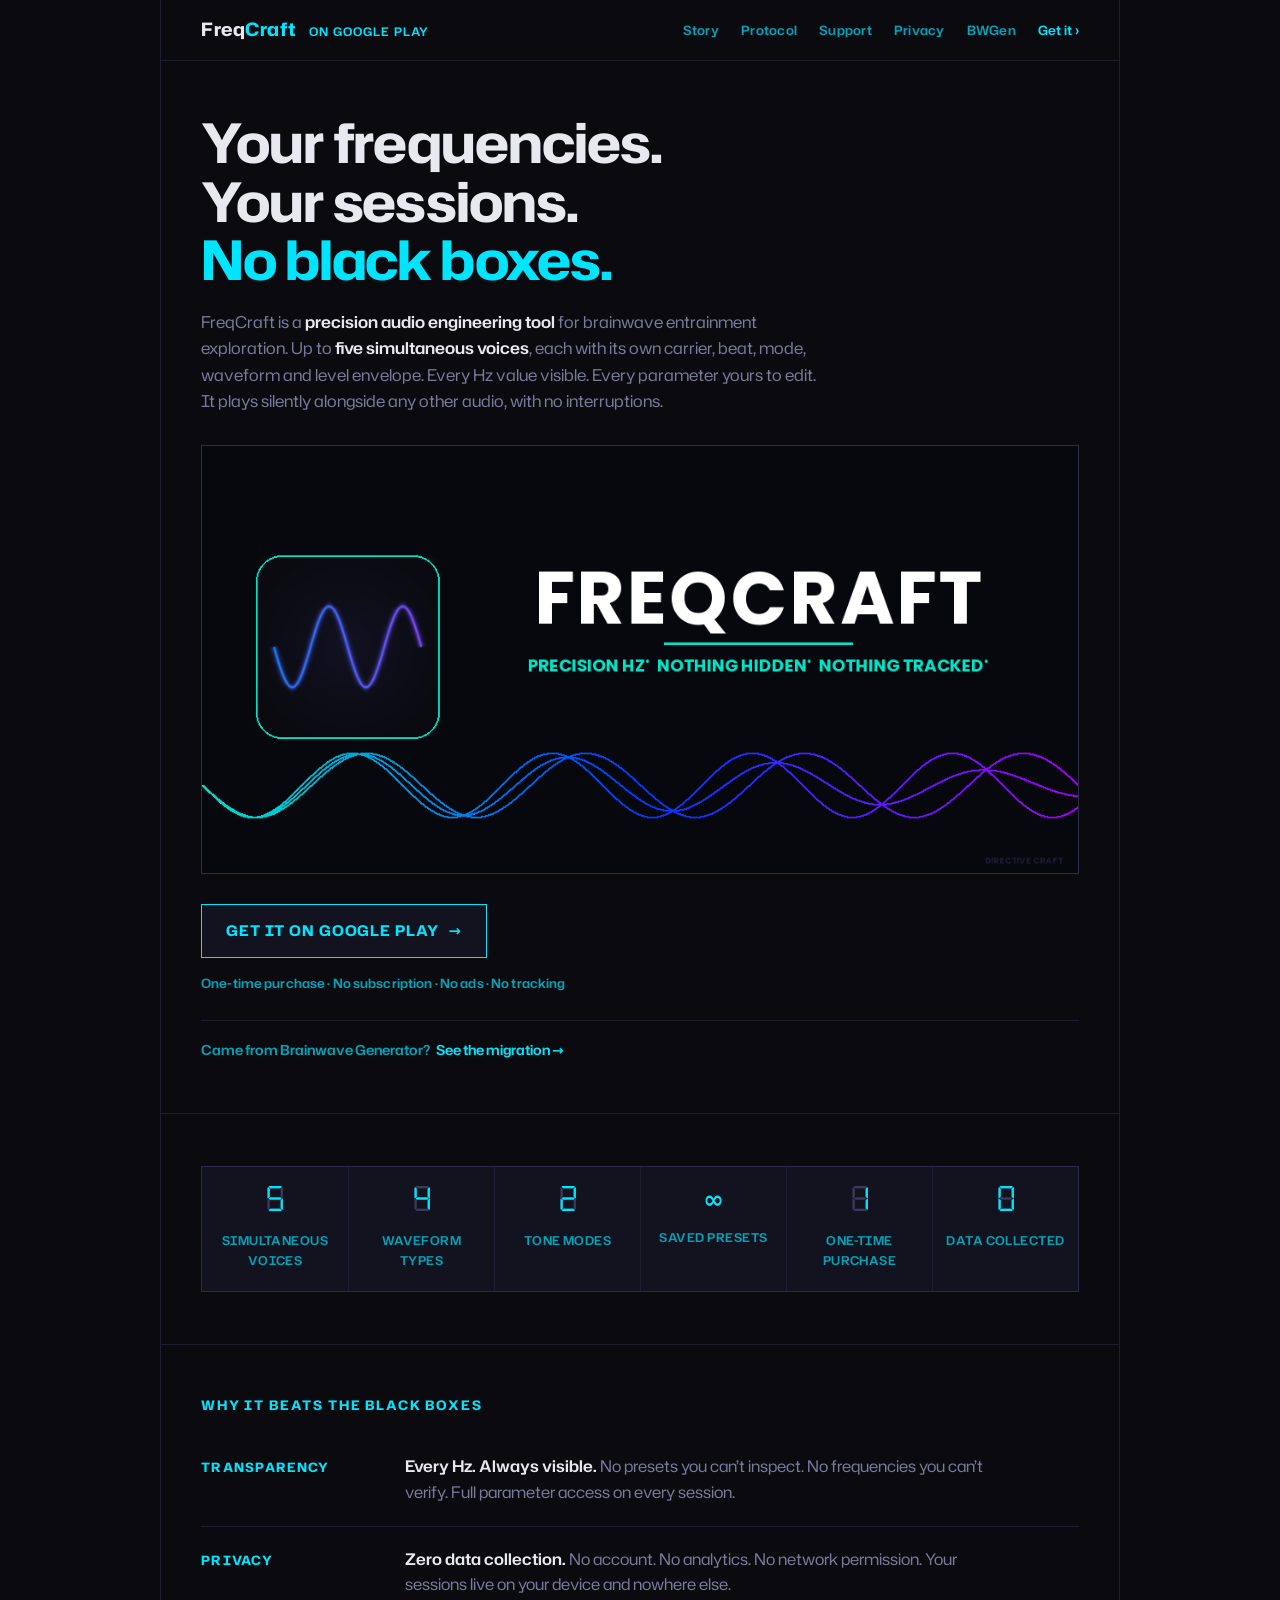
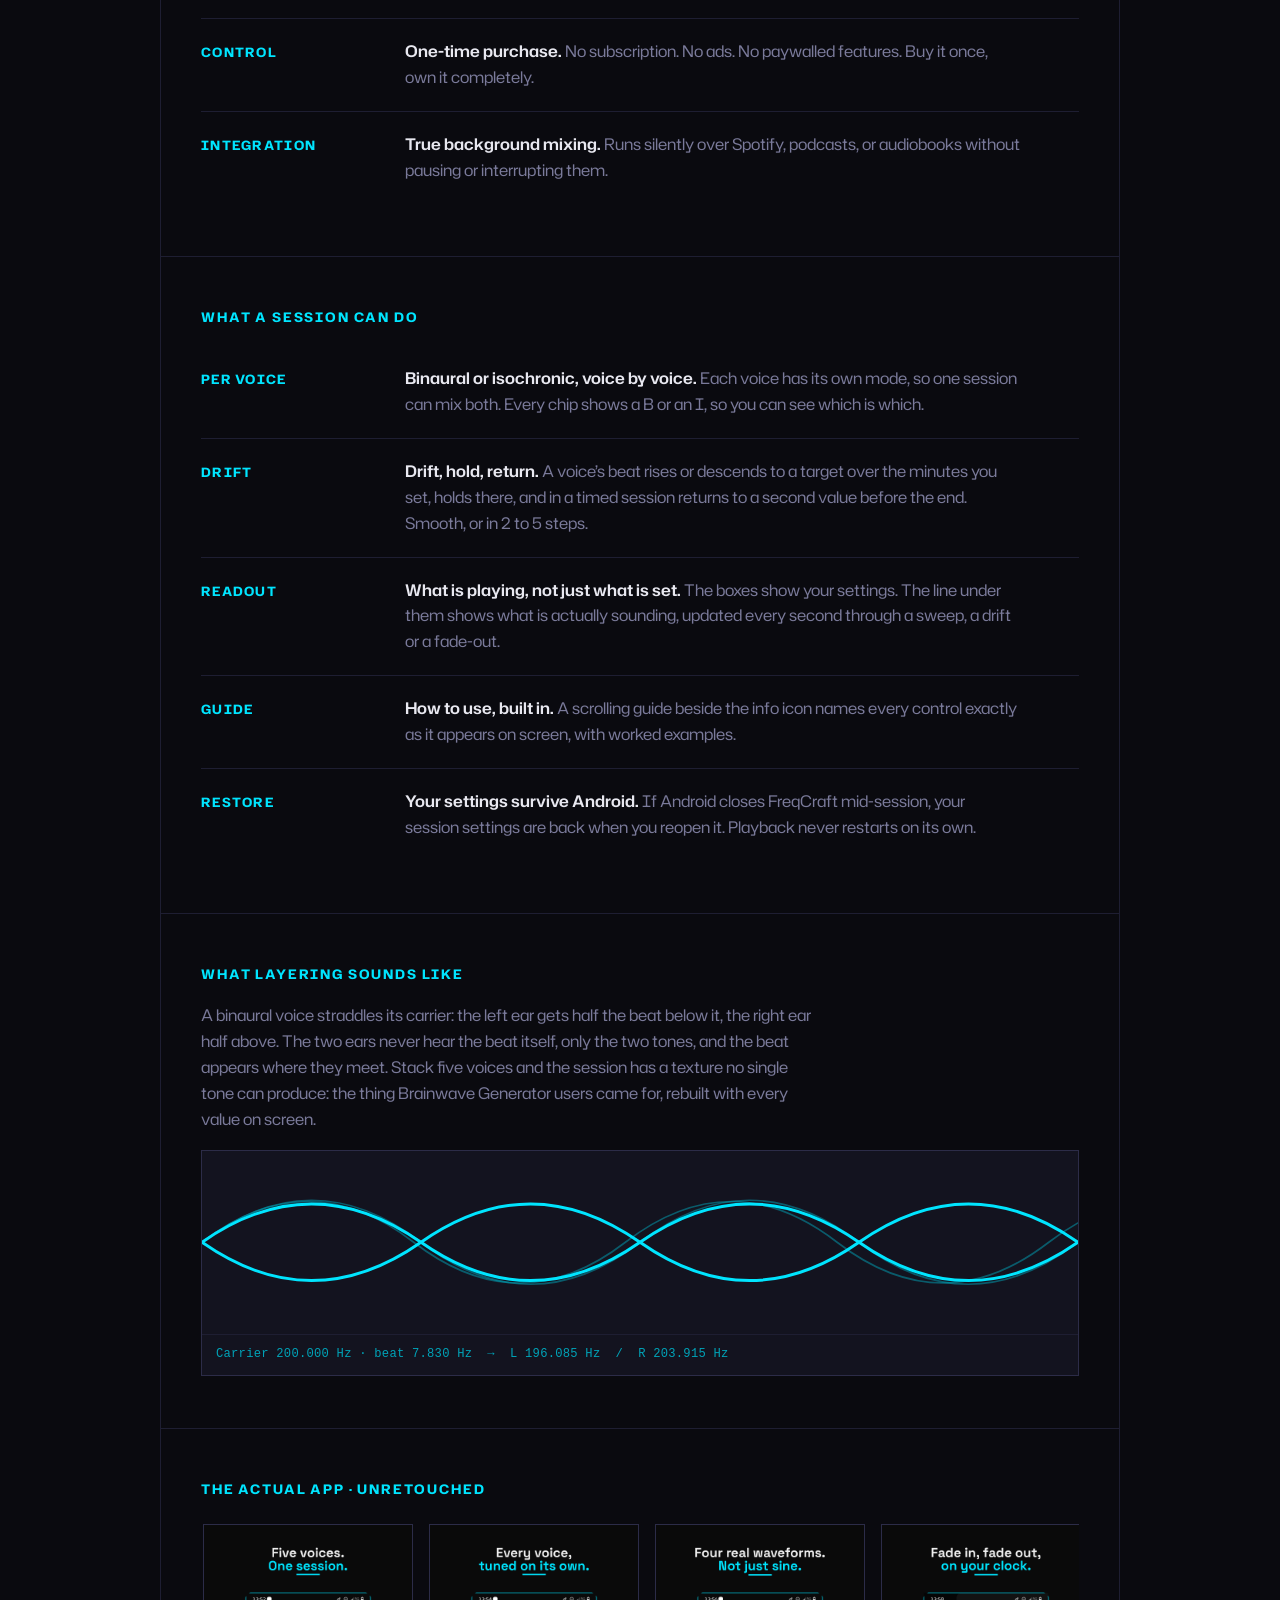
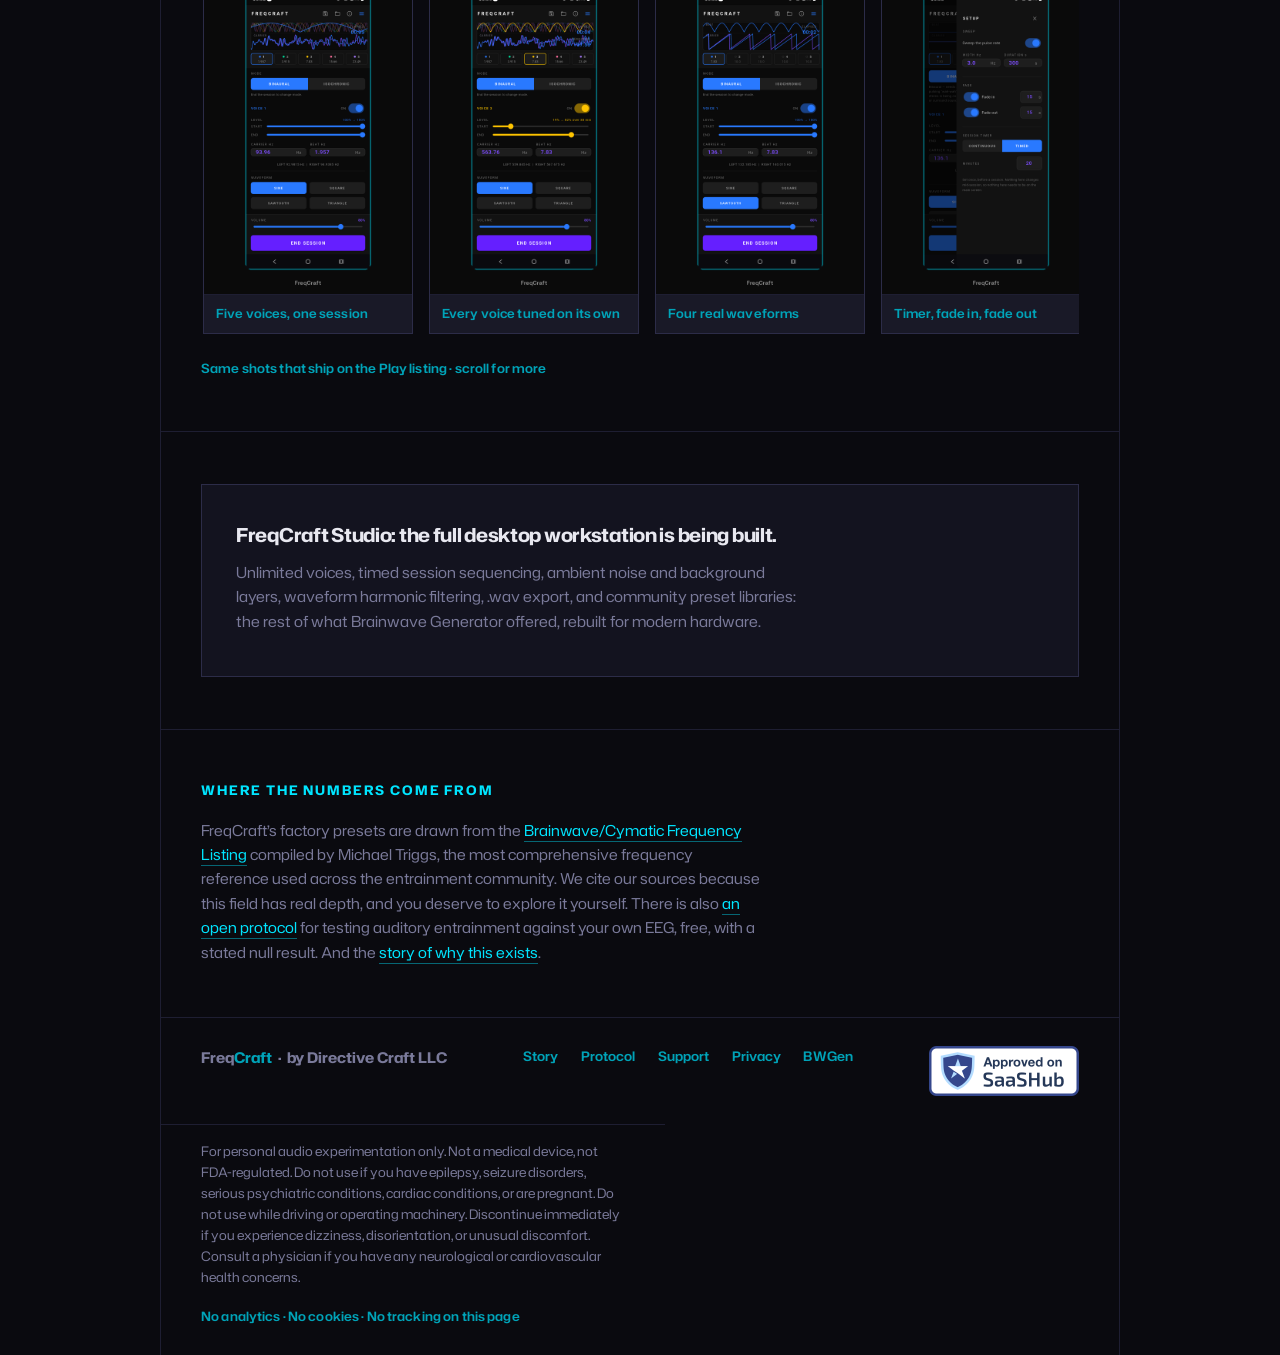
<file: index.html>
<!DOCTYPE html>
<html lang="en">
<head>
  <meta charset="UTF-8" />
  <meta name="viewport" content="width=device-width, initial-scale=1.0" />
  <title>FreqCraft — Precision Brainwave Entrainment for Android</title>
  <meta name="description" content="FreqCraft: a precision binaural beats and isochronic tones generator for Android. Five simultaneous voices. Every Hz visible. No subscriptions or tracking." />
  <meta property="og:type" content="website" />
  <meta property="og:url" content="https://www.freqcraft.app/" />
  <meta property="og:title" content="FreqCraft — Precision Brainwave Entrainment for Android" />
  <meta property="og:description" content="Precision binaural beats and isochronic tones. Five simultaneous voices. Every Hz visible. No subscriptions. No tracking." />
  <meta property="og:image" content="https://www.freqcraft.app/assets/feature_graphic.png" />
  <meta name="twitter:card" content="summary_large_image" />
  <meta name="twitter:image" content="https://www.freqcraft.app/assets/feature_graphic.png" />
  <link rel="icon" href="/favicon.ico" sizes="any" />
  <link rel="icon" type="image/png" sizes="32x32" href="/assets/favicon-32.png" />
  <link rel="apple-touch-icon" href="/assets/apple-touch-icon.png" />
  <link rel="stylesheet" href="assets/fonts.css" />
  <style>
    *, *::before, *::after { box-sizing: border-box; margin: 0; padding: 0; }

    :root {
      --ground:    #0A0A0F;
      --panel:     #13131F;
      --panel-2:   #191927;
      --rule:      #1E1E32;
      --rule-lit:  #2C2C48;
      --lit:       #00E5FF;
      --lit-dim:   #00A3B8;
      --ghost:     #3A3A5A;
      --live:      #00E5FF;
      --alert:     #FF6152;
      --prose:     #E8E8F0;
      --prose-dim: #7A7A9A;

      --seg7:  'DSEG7', ui-monospace, monospace;
      --seg14: 'DSEG14', ui-monospace, monospace;
      --ui:    'Hubot Sans', system-ui, -apple-system, 'Segoe UI', Roboto, sans-serif;
      --mono:  ui-monospace, 'SF Mono', 'JetBrains Mono', Menlo, Consolas, monospace;

      --wide: 60rem;
      --pad: clamp(18px, 5vw, 40px);
    }

    html { scroll-behavior: smooth; -webkit-text-size-adjust: 100%; }

    body {
      background: var(--ground);
      color: var(--prose);
      font-family: var(--ui);
      font-size: 16px;
      line-height: 1.62;
      min-height: 100vh;
      -webkit-font-smoothing: antialiased;
      overflow-x: hidden;
    }

    ::selection { background: var(--lit); color: #0A0A0F; }
    :focus-visible { outline: 2px solid var(--live); outline-offset: 2px; }
    * { scrollbar-color: var(--rule-lit) var(--ground); }
    ::-webkit-scrollbar { width: 12px; height: 12px; }
    ::-webkit-scrollbar-track { background: var(--panel); }
    ::-webkit-scrollbar-thumb { background: var(--rule-lit); border: 3px solid var(--panel); }

    a { color: var(--live); text-decoration: none; border-bottom: 1px solid color-mix(in srgb, var(--live) 42%, transparent); transition: border-color 0.15s; }
    a:hover { border-bottom-color: var(--live); }

    /* ── LIT LABEL — a panel header, legible ──────────── */
    .lit {
      font-family: var(--ui);
      font-weight: 700;
      font-size: 0.82rem;
      letter-spacing: 0.14em;
      text-transform: uppercase;
      color: var(--lit);
      line-height: 1.3;
    }
    .lit.dim { color: var(--lit-dim); font-weight: 600; }

    /* ── SEGMENT READOUT — numbers only ──────────────── */
    .seg7 { font-family: var(--seg7); color: var(--lit); font-variant-numeric: tabular-nums; position: relative; white-space: nowrap; display: inline-block; }
    .seg7[data-g]::before { content: attr(data-g); position: absolute; left: 0; top: 0; color: var(--ghost); z-index: 0; pointer-events: none; }
    .seg7 .v { position: relative; z-index: 1; }

    /* ── SHELL ──────────────────────────────────────── */
    .rack { max-width: var(--wide); margin: 0 auto; border-left: 1px solid var(--rule); border-right: 1px solid var(--rule); }
    .bay { padding: clamp(30px, 5vw, 52px) var(--pad); border-top: 1px solid var(--rule); }
    main.rack > .bay:first-child { border-top: 0; }
    .measure { max-width: 56ch; }

    /* ── HEADER ─────────────────────────────────────── */
    .topbar {
      display: flex; align-items: center; justify-content: space-between;
      gap: 12px 24px; padding: 15px var(--pad); border-bottom: 1px solid var(--rule); flex-wrap: wrap;
    }
    .brand { display: flex; align-items: baseline; gap: 12px; text-decoration: none; border: 0; }
    .brand .mark { font-family: var(--ui); font-weight: 700; font-size: 1.15rem; letter-spacing: 0.03em; color: var(--prose); }
    .brand .mark b { color: var(--lit); }
    .brand .st { font-family: var(--ui); font-weight: 600; font-size: 0.74rem; color: var(--live); letter-spacing: 0.1em; text-transform: uppercase; }
    .topnav { display: flex; gap: 22px; align-items: center; flex-wrap: wrap; }
    .topnav a {
      font-family: var(--ui); font-weight: 600; font-size: 0.8rem; letter-spacing: 0.02em;
      color: var(--lit-dim); border: 0;
    }
    .topnav a:hover { color: var(--lit); }
    .topnav a.play { color: var(--live); }


    /* ── HERO ───────────────────────────────────────── */
    h1 {
      font-family: var(--ui); font-size: clamp(2.1rem, 6vw, 3.4rem); font-weight: 700;
      line-height: 1.08; letter-spacing: -0.02em; color: var(--prose);
      max-width: 16ch; margin-bottom: 20px; text-wrap: balance;
    }
    h1 em { font-style: normal; color: var(--lit); }
    .hero-sub { color: var(--prose-dim); max-width: 56ch; margin-bottom: 30px; font-size: 1.02rem; }
    .hero-sub strong { color: var(--prose); font-weight: 600; }

    /* ── FEATURE GRAPHIC ───────────────────────────── */
    .fg { margin: 4px 0 30px; border: 1px solid var(--rule-lit); background: var(--panel); line-height: 0; }
    .fg img { display: block; width: 100%; height: auto; }

    /* ── ACTIONS ────────────────────────────────────── */
    .cta {
      display: inline-flex; align-items: center; gap: 10px;
      font-family: var(--ui); font-weight: 700; font-size: 0.92rem; letter-spacing: 0.06em; text-transform: uppercase;
      color: var(--live); background: var(--panel); border: 1px solid var(--live); padding: 14px 24px; text-decoration: none;
    }
    .cta:hover { background: color-mix(in srgb, var(--live) 12%, var(--panel)); }
    .cta .arr { transition: transform 0.15s; }
    .cta:hover .arr { transform: translateX(3px); }
    .price { font-family: var(--ui); font-weight: 600; font-size: 0.8rem; letter-spacing: 0.01em; color: var(--lit-dim); margin-top: 15px; }
    .xref { margin-top: 26px; padding-top: 18px; border-top: 1px solid var(--rule); font-family: var(--ui); font-weight: 600; font-size: 0.86rem; color: var(--lit-dim); }
    .xref a { font-family: var(--ui); color: var(--lit); border: 0; }
    .xref a:hover { color: var(--live); }

    /* ── SPEC ROW ───────────────────────────────────── */
    .specs { display: grid; grid-template-columns: repeat(6, 1fr); background: var(--panel); border: 1px solid var(--rule-lit); }
    .spec { padding: 20px 10px; border-left: 1px solid var(--rule); text-align: center; }
    .spec:first-child { border-left: 0; }
    .spec .sv { font-family: var(--seg7); font-size: 1.55rem; color: var(--lit); position: relative; display: inline-block; line-height: 1; }
    .spec .sv::before { content: "8"; position: absolute; inset: 0; color: var(--ghost); z-index: 0; }
    .spec .sv .v { position: relative; z-index: 1; }
    .spec .sv.inf { font-family: var(--ui); font-weight: 700; }
    .spec .sv.inf::before { content: none; }
    .spec .sk { display: block; font-family: var(--ui); font-weight: 600; font-size: 0.76rem; color: var(--lit-dim); letter-spacing: 0.04em; text-transform: uppercase; margin-top: 12px; }

    /* ── FEATURE ROWS ───────────────────────────────── */
    h2 { font-family: var(--ui); font-size: clamp(1.3rem, 3.2vw, 1.7rem); font-weight: 700; letter-spacing: -0.015em; color: var(--prose); margin-bottom: 6px; }
    .bay > .lit { display: block; margin-bottom: 20px; }
    .feat { display: grid; grid-template-columns: 11rem 1fr; gap: 14px 28px; padding: 20px 0; border-top: 1px solid var(--rule); }
    .feat:first-of-type { border-top: 0; }
    .feat .ft { font-family: var(--ui); font-weight: 700; font-size: 0.8rem; color: var(--lit); letter-spacing: 0.1em; text-transform: uppercase; padding-top: 3px; }
    .feat .fb { color: var(--prose-dim); max-width: 56ch; }
    .feat .fb strong { color: var(--prose); font-weight: 600; }

    /* ── PLATES ─────────────────────────────────────── */
    .plates { display: flex; gap: 16px; overflow-x: auto; padding: 6px 2px 16px; scroll-snap-type: x mandatory; }
    .plate { flex: 0 0 auto; width: 210px; scroll-snap-align: center; border: 1px solid var(--rule-lit); background: var(--panel-2); line-height: 0; }
    .plate img { display: block; width: 100%; height: auto; }
    .plate figcaption { line-height: 1.4; padding: 10px 12px; border-top: 1px solid var(--rule); font-family: var(--ui); font-weight: 600; font-size: 0.78rem; color: var(--lit-dim); letter-spacing: 0.01em; }
    .note { font-family: var(--ui); font-weight: 600; font-size: 0.8rem; color: var(--lit-dim); letter-spacing: 0.01em; margin-top: 8px; }
    @media (max-width: 560px) { .plate { width: 170px; } }

    /* ── SCOPE ──────────────────────────────────────── */
    .scope { border: 1px solid var(--rule-lit); background: var(--panel); margin-top: 8px; }
    .scope svg { display: block; width: 100%; height: auto; }
    .scope figcaption { padding: 10px 14px; border-top: 1px solid var(--rule); font-family: var(--mono); font-size: 0.76rem; color: var(--lit-dim); letter-spacing: 0.02em; }

    /* ── STUDIO ─────────────────────────────────────── */
    .studio { background: var(--panel); border: 1px solid var(--rule-lit); padding: clamp(22px, 4vw, 34px); }
    .studio h2 { font-size: 1.2rem; margin-bottom: 10px; }
    .studio p { color: var(--prose-dim); max-width: 56ch; margin-bottom: 8px; font-size: 0.95rem; }

    .cite { color: var(--prose-dim); font-size: 0.94rem; max-width: 56ch; }
    .cite strong { color: var(--prose); font-weight: 600; }

    /* ── FOOTER ─────────────────────────────────────── */
    .foot { padding: 28px var(--pad); display: flex; flex-wrap: wrap; gap: 20px 32px; justify-content: space-between; align-items: flex-start; border-top: 1px solid var(--rule); }
    .foot .fm { font-family: var(--ui); font-weight: 700; font-size: 0.92rem; color: var(--prose-dim); }
    .foot .fm b { color: var(--lit-dim); }
    .foot nav { display: flex; flex-wrap: wrap; gap: 10px 22px; }
    .foot nav a { font-family: var(--ui); font-weight: 600; font-size: 0.82rem; color: var(--lit-dim); letter-spacing: 0.01em; border: 0; }
    .foot nav a:hover { color: var(--lit); }
    .foot .badge { border: 0; line-height: 0; }
    .foot .badge img { display: block; }
    .legal { padding: 16px var(--pad) 18px; border-top: 1px solid var(--rule); color: var(--prose-dim); font-size: 0.82rem; line-height: 1.6; max-width: 56ch; }
    .ns { padding: 0 var(--pad) 28px; font-family: var(--ui); font-weight: 600; font-size: 0.8rem; color: var(--lit-dim); letter-spacing: 0.01em; }

    /* ── POWER-ON ───────────────────────────────────── */
    @keyframes lite { from { color: var(--ghost); } to { color: var(--lit); } }
    body.boot .specs .sv .v { animation: lite 0.45s steps(3) both; }
    @media (prefers-reduced-motion: reduce) {
      html { scroll-behavior: auto; }
      body.boot .specs .sv .v { animation: none; }
      .cta .arr, .cta:hover .arr { transition: none; transform: none; }
    }

    /* ── RESPONSIVE ─────────────────────────────────── */
    @media (max-width: 720px) {
      .specs { grid-template-columns: repeat(3, 1fr); }
      .spec:nth-child(4) { border-left: 0; }
      .spec:nth-child(-n+3) { border-bottom: 1px solid var(--rule); }
      .feat { grid-template-columns: 1fr; gap: 6px; }
    }
    @media (max-width: 620px) {
    }
    @media (max-width: 460px) {
    }
  </style>
</head>
<body class="boot">

  <header class="rack">
    <div class="topbar">
      <a class="brand" href="/">
        <span class="mark">Freq<b>Craft</b></span>
        <span class="st">On Google Play</span>
      </a>
      <nav class="topnav">
        <a href="/story/">Story</a>
        <a href="/protocol/">Protocol</a>
        <a href="/support/">Support</a>
        <a href="/privacy/">Privacy</a>
        <a href="/alternatives/brainwave-generator">BWGen</a>
        <a class="play" href="https://play.google.com/store/apps/details?id=com.directivecraft.freqcraft" target="_blank" rel="noopener noreferrer">Get it &rsaquo;</a>
      </nav>
    </div>
  </header>

  <main class="rack">

    <section class="bay">
      <h1>Your frequencies. Your sessions. <em>No black boxes.</em></h1>
      <p class="hero-sub">
        FreqCraft is a <strong>precision audio engineering tool</strong> for brainwave entrainment
        exploration. Up to <strong>five simultaneous voices</strong>, each with its own carrier,
        beat, mode, waveform and level envelope. Every Hz value visible. Every parameter yours to edit.
        It plays silently alongside any other audio, with no interruptions.
      </p>

      <figure class="fg">
        <img src="assets/feature_graphic.png" width="1024" height="500"
             alt="FreqCraft &mdash; Precision Hz. Nothing hidden. Nothing tracked." />
      </figure>

      <a class="cta" href="https://play.google.com/store/apps/details?id=com.directivecraft.freqcraft" target="_blank" rel="noopener noreferrer">
        <span>Get it on Google Play</span><span class="arr">&rarr;</span>
      </a>
      <p class="price">One-time purchase · No subscription · No ads · No tracking</p>

      <p class="xref">Came from Brainwave Generator? &nbsp; <a href="/alternatives/brainwave-generator">See the migration &rarr;</a></p>
    </section>

    <section class="bay">
      <div class="specs" aria-label="At a glance">
        <div class="spec"><span class="sv"><span class="v">5</span></span><span class="sk">Simultaneous Voices</span></div>
        <div class="spec"><span class="sv"><span class="v">4</span></span><span class="sk">Waveform Types</span></div>
        <div class="spec"><span class="sv"><span class="v">2</span></span><span class="sk">Tone Modes</span></div>
        <div class="spec"><span class="sv inf"><span class="v">&infin;</span></span><span class="sk">Saved Presets</span></div>
        <div class="spec"><span class="sv"><span class="v">1</span></span><span class="sk">One-Time Purchase</span></div>
        <div class="spec"><span class="sv"><span class="v">0</span></span><span class="sk">Data Collected</span></div>
      </div>
    </section>

    <section class="bay">
      <h2 class="lit">Why it beats the black boxes</h2>
      <div class="feat"><div class="ft">Transparency</div><div class="fb"><strong>Every Hz. Always visible.</strong> No presets you can&rsquo;t inspect. No frequencies you can&rsquo;t verify. Full parameter access on every session.</div></div>
      <div class="feat"><div class="ft">Privacy</div><div class="fb"><strong>Zero data collection.</strong> No account. No analytics. No network permission. Your sessions live on your device and nowhere else.</div></div>
      <div class="feat"><div class="ft">Control</div><div class="fb"><strong>One-time purchase.</strong> No subscription. No ads. No paywalled features. Buy it once, own it completely.</div></div>
      <div class="feat"><div class="ft">Integration</div><div class="fb"><strong>True background mixing.</strong> Runs silently over Spotify, podcasts, or audiobooks without pausing or interrupting them.</div></div>
    </section>

    <section class="bay">
      <h2 class="lit">What a session can do</h2>
      <div class="feat"><div class="ft">Per voice</div><div class="fb"><strong>Binaural or isochronic, voice by voice.</strong> Each voice has its own mode, so one session can mix both. Every chip shows a B or an I, so you can see which is which.</div></div>
      <div class="feat"><div class="ft">Drift</div><div class="fb"><strong>Drift, hold, return.</strong> A voice&rsquo;s beat rises or descends to a target over the minutes you set, holds there, and in a timed session returns to a second value before the end. Smooth, or in 2 to 5 steps.</div></div>
      <div class="feat"><div class="ft">Readout</div><div class="fb"><strong>What is playing, not just what is set.</strong> The boxes show your settings. The line under them shows what is actually sounding, updated every second through a sweep, a drift or a fade-out.</div></div>
      <div class="feat"><div class="ft">Guide</div><div class="fb"><strong>How to use, built in.</strong> A scrolling guide beside the info icon names every control exactly as it appears on screen, with worked examples.</div></div>
      <div class="feat"><div class="ft">Restore</div><div class="fb"><strong>Your settings survive Android.</strong> If Android closes FreqCraft mid-session, your session settings are back when you reopen it. Playback never restarts on its own.</div></div>
    </section>

    <section class="bay">
      <h2 class="lit">What layering sounds like</h2>
      <p class="measure" style="color:var(--prose-dim);margin-bottom:18px;">
        A binaural voice straddles its carrier: the left ear gets half the beat below it, the
        right ear half above. The two ears never hear the beat itself, only the two tones, and
        the beat appears where they meet. Stack five voices and the session has a texture no
        single tone can produce: the thing Brainwave Generator users came for, rebuilt with
        every value on screen.
      </p>
      <figure class="scope" aria-label="One carrier straddled: left and right offset by half the beat">
        <svg viewBox="0 0 720 150" xmlns="http://www.w3.org/2000/svg" role="img">
          <title>A carrier straddled by half the beat in each ear</title>
          <path d="M0 75 Q 90 6, 180 75 T 360 75 T 540 75 T 720 75" fill="none" stroke="#00A3B8" stroke-width="1.3" opacity="0.5"/>
          <path d="M0 75 Q 87 8, 174 75 T 348 75 T 522 75 T 696 75 T 870 75" fill="none" stroke="#00A3B8" stroke-width="1.3" opacity="0.5"/>
          <path d="M0 75 Q 90 12, 180 75 T 360 75 T 540 75 T 720 75" fill="none" stroke="#00E5FF" stroke-width="2.4"/>
          <path d="M0 75 Q 90 138, 180 75 T 360 75 T 540 75 T 720 75" fill="none" stroke="#00E5FF" stroke-width="2.4"/>
        </svg>
        <figcaption>Carrier 200.000 Hz &middot; beat 7.830 Hz &nbsp;&rarr;&nbsp; L 196.085 Hz &nbsp;/&nbsp; R 203.915 Hz</figcaption>
      </figure>
    </section>

    <section class="bay">
      <h2 class="lit">The actual app · unretouched</h2>
      <div class="plates">
        <figure class="plate"><img src="assets/shots/1_hero.png" loading="lazy" width="1080" height="1920" alt="Five voices in one session, at 1.957, 3.915, 7.83, 15.66 and 23.49 Hz, with the scope drawing every one." /><figcaption>Five voices, one session</figcaption></figure>
        <figure class="plate"><img src="assets/shots/2_voices.png" loading="lazy" width="1080" height="1920" alt="Voice 3 selected, showing its own carrier, beat, waveform and level envelope." /><figcaption>Every voice tuned on its own</figcaption></figure>
        <figure class="plate"><img src="assets/shots/6_waveforms.png" loading="lazy" width="1080" height="1920" alt="Four real waveforms: sine, square, triangle and sawtooth." /><figcaption>Four real waveforms</figcaption></figure>
        <figure class="plate"><img src="assets/shots/7_session.png" loading="lazy" width="1080" height="1920" alt="Session timer with fade in and fade out." /><figcaption>Timer, fade in, fade out</figcaption></figure>
      </div>
      <p class="note">Same shots that ship on the Play listing · scroll for more</p>
    </section>

    <section class="bay">
      <div class="studio" id="studio">
        <h2>FreqCraft Studio: the full desktop workstation is being built.</h2>
        <p>
          Unlimited voices, timed session sequencing, ambient noise and background layers, waveform
          harmonic filtering, .wav export, and community preset libraries: the rest of what Brainwave
          Generator offered, rebuilt for modern hardware.
        </p>
      </div>
    </section>

    <section class="bay">
      <h2 class="lit">Where the numbers come from</h2>
      <p class="cite">
        FreqCraft&rsquo;s factory presets are drawn from the
        <a href="https://www.lunarsight.com/freq.htm" target="_blank" rel="noopener noreferrer">Brainwave/Cymatic Frequency Listing</a>
        compiled by Michael Triggs, the most comprehensive frequency reference used across the
        entrainment community. We cite our sources because this field has real depth, and you deserve
        to explore it yourself. There is also
        <a href="/protocol/">an open protocol</a> for testing auditory entrainment against your own
        EEG, free, with a stated null result. And the
        <a href="/story/">story of why this exists</a>.
      </p>
    </section>
  </main>

  <footer class="rack">
    <div class="foot">
      <span class="fm">Freq<b>Craft</b> &nbsp;·&nbsp; by Directive Craft LLC</span>
      <nav>
        <a href="/story/">Story</a>
        <a href="/protocol/">Protocol</a>
        <a href="/support/">Support</a>
        <a href="/privacy/">Privacy</a>
        <a href="/alternatives/brainwave-generator">BWGen</a>
      </nav>
      <a class="badge" href="https://www.saashub.com/freqcraft-app" target="_blank" rel="noopener" aria-label="FreqCraft on SaaSHub — Approved">
        <img src="assets/saashub-approved.png" alt="FreqCraft on SaaSHub — Approved" width="150" height="50" style="max-width:150px;height:auto;" />
      </a>
    </div>
    <p class="legal">
      For personal audio experimentation only. Not a medical device, not FDA-regulated. Do not use
      if you have epilepsy, seizure disorders, serious psychiatric conditions, cardiac conditions,
      or are pregnant. Do not use while driving or operating machinery. Discontinue immediately if
      you experience dizziness, disorientation, or unusual discomfort. Consult a physician if you
      have any neurological or cardiovascular health concerns.
    </p>
    <p class="ns">No analytics · No cookies · No tracking on this page</p>
  </footer>

<script>
  window.addEventListener('load', function () {
    setTimeout(function () { document.body.classList.remove('boot'); }, 700);
  });
</script>

</body>
</html>
</file>
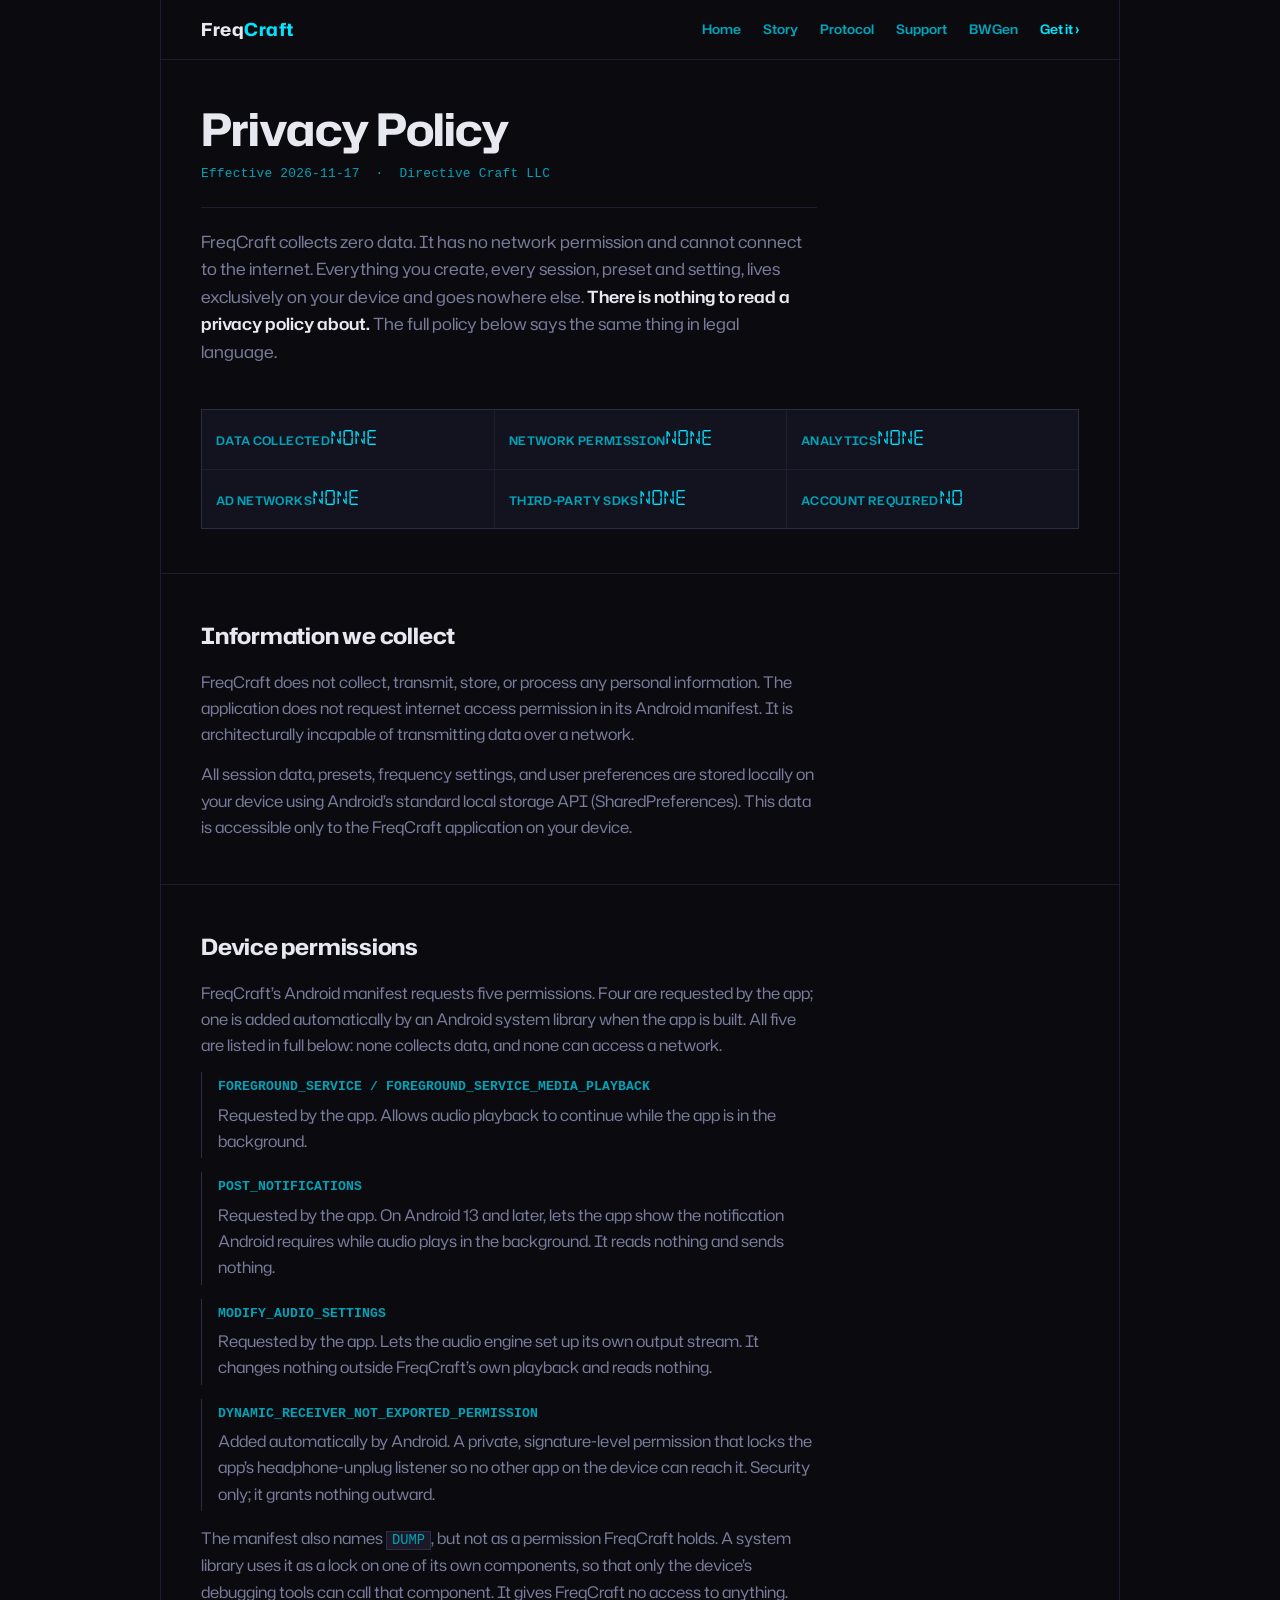
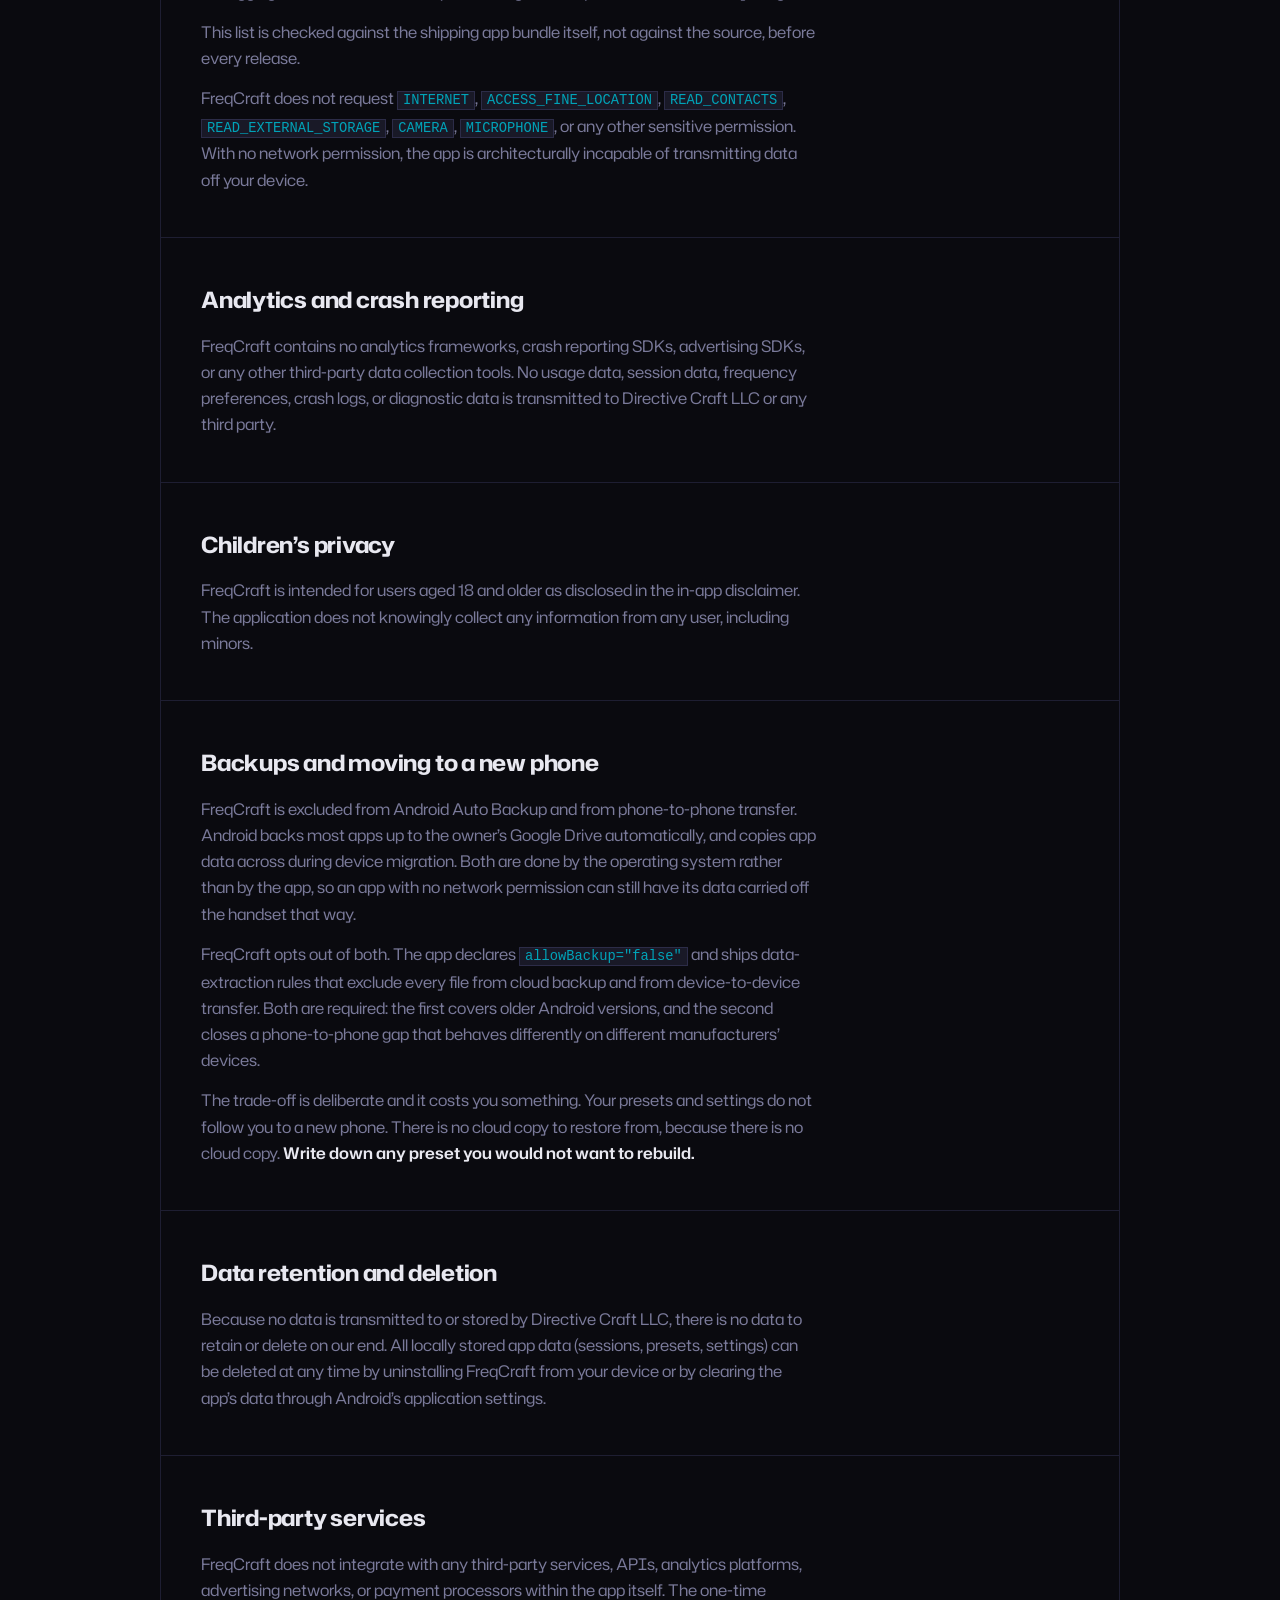
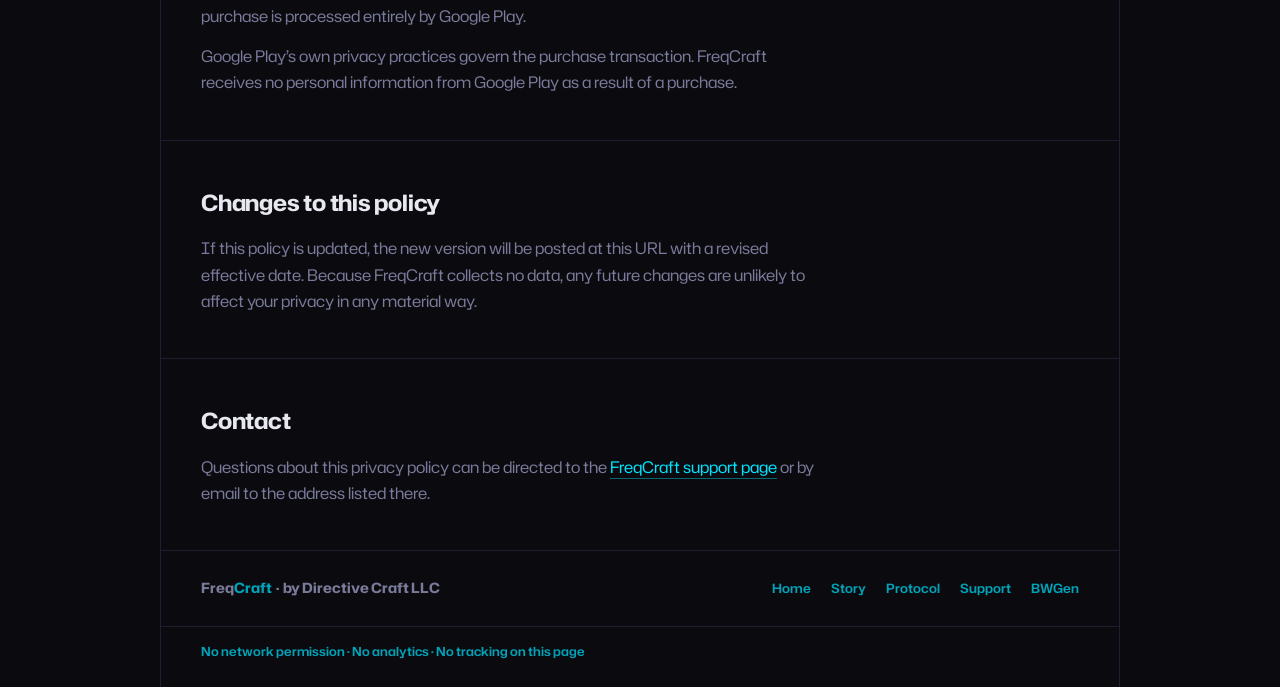
<file: privacy/index.html>
<!DOCTYPE html>
<html lang="en">
<head>
  <meta charset="UTF-8" />
  <meta name="viewport" content="width=device-width, initial-scale=1.0" />
  <title>Privacy Policy — FreqCraft</title>
  <meta name="description" content="FreqCraft collects zero data and has no network permission. It cannot connect to the internet. Everything stays on your device." />
  <link rel="canonical" href="https://www.freqcraft.app/privacy/" />
  <link rel="icon" href="/favicon.ico" sizes="any" />
  <link rel="icon" type="image/png" sizes="32x32" href="/assets/favicon-32.png" />
  <link rel="apple-touch-icon" href="/assets/apple-touch-icon.png" />
  <link rel="stylesheet" href="/assets/fonts.css" />
  <style>
    *, *::before, *::after { box-sizing: border-box; margin: 0; padding: 0; }
    :root {
      --ground:#0A0A0F; --panel:#13131F; --panel-2:#191927; --rule:#1E1E32; --rule-lit:#2C2C48;
      --lit:#00E5FF; --lit-dim:#00A3B8; --ghost:#3A3A5A; --live:#00E5FF; --alert:#FF6152;
      --prose:#E8E8F0; --prose-dim:#7A7A9A;
      --seg14:'DSEG14',ui-monospace,monospace;
      --ui:'Hubot Sans',system-ui,-apple-system,'Segoe UI',Roboto,sans-serif;
      --mono:ui-monospace,'SF Mono','JetBrains Mono',Menlo,Consolas,monospace;
      --wide:60rem; --pad:clamp(18px,5vw,40px);
    }
    html { scroll-behavior:smooth; -webkit-text-size-adjust:100%; }
    body { background:var(--ground); color:var(--prose); font-family:var(--ui); font-size:16px; line-height:1.64; -webkit-font-smoothing:antialiased; overflow-x:hidden; }
    ::selection { background:var(--lit); color:#0A0A0F; }
    :focus-visible { outline:2px solid var(--live); outline-offset:2px; }
    * { scrollbar-color:var(--rule-lit) var(--ground); }
    a { color:var(--live); text-decoration:none; border-bottom:1px solid color-mix(in srgb,var(--live) 42%,transparent); transition:border-color .15s; }
    a:hover { border-bottom-color:var(--live); }
    code { font-family:var(--mono); font-size:0.86em; color:var(--lit-dim); background:var(--panel-2); border:1px solid var(--rule-lit); padding:1px 5px; }

    .rack { max-width:var(--wide); margin:0 auto; border-left:1px solid var(--rule); border-right:1px solid var(--rule); }
    .bay { padding:clamp(26px,4.5vw,44px) var(--pad); border-top:1px solid var(--rule); }
    main.rack > .bay:first-child { border-top:0; }

    .topbar { display:flex; align-items:center; justify-content:space-between; gap:12px 24px; padding:15px var(--pad); border-bottom:1px solid var(--rule); flex-wrap:wrap; }
    .brand { display:flex; align-items:baseline; gap:12px; border:0; }
    .brand .mark { font-family:var(--ui); font-weight:700; font-size:1.12rem; letter-spacing:0.03em; color:var(--prose); }
    .brand .mark b { color:var(--lit); }
    .topnav { display:flex; gap:22px; flex-wrap:wrap; }
    .topnav a { font-family:var(--ui); font-weight:600; font-size:0.82rem; color:var(--lit-dim); border:0; }
    .topnav a:hover { color:var(--lit); }
    .topnav a.play { color:var(--live); }

    .lit { font-family:var(--ui); font-weight:700; font-size:0.82rem; letter-spacing:0.14em; text-transform:uppercase; color:var(--lit); display:block; margin-bottom:14px; }
    h1 { font-family:var(--ui); font-size:clamp(1.9rem,5vw,2.8rem); font-weight:700; line-height:1.1; letter-spacing:-0.02em; color:var(--prose); margin-bottom:10px; }
    .eff { font-family:var(--mono); font-size:0.8rem; color:var(--lit-dim); letter-spacing:0.02em; }
    .lead { color:var(--prose-dim); font-size:1.05rem; max-width:56ch; margin-top:22px; padding-top:20px; border-top:1px solid var(--rule); }
    .lead strong { color:var(--prose); font-weight:600; }

    .facts { display:grid; grid-template-columns:repeat(3,1fr); border:1px solid var(--rule-lit); background:var(--panel); }
    .fact { padding:16px 14px; border-left:1px solid var(--rule); border-top:1px solid var(--rule); }
    .fact:nth-child(-n+3) { border-top:0; }
    .fact:nth-child(3n+1) { border-left:0; }
    .fact .k { font-family:var(--ui); font-weight:600; font-size:0.74rem; letter-spacing:0.03em; text-transform:uppercase; color:var(--lit-dim); }
    .fact .v { font-family:var(--seg14); font-size:0.92rem; color:var(--lit); margin-top:9px; }
    @media (max-width:560px) { .facts { grid-template-columns:1fr 1fr; } .fact:nth-child(3n+1) { border-left:1px solid var(--rule); } .fact:nth-child(odd) { border-left:0; } .fact:nth-child(-n+2) { border-top:0; } .fact:nth-child(3) { border-top:1px solid var(--rule); } }

    section.pol + section.pol { border-top:1px solid var(--rule); }
    h2 { font-family:var(--ui); font-size:clamp(1.15rem,2.6vw,1.4rem); font-weight:700; letter-spacing:-0.01em; color:var(--prose); margin-bottom:14px; }
    .pol p { max-width:56ch; margin-bottom:14px; color:var(--prose-dim); }
    .pol p:last-child { margin-bottom:0; }
    .pol p strong { color:var(--prose); font-weight:600; }
    .perms { list-style:none; margin:6px 0 14px; }
    .perms li { border-left:1px solid var(--rule-lit); padding:4px 0 4px 16px; margin-bottom:14px; max-width:56ch; color:var(--prose-dim); }
    .perms li b { display:block; font-family:var(--mono); font-size:0.82rem; color:var(--lit-dim); margin-bottom:4px; letter-spacing:0.01em; }

    .foot { padding:26px var(--pad); display:flex; flex-wrap:wrap; gap:16px 28px; justify-content:space-between; align-items:baseline; border-top:1px solid var(--rule); }
    .foot .fm { font-family:var(--ui); font-weight:700; font-size:0.88rem; color:var(--prose-dim); }
    .foot .fm b { color:var(--lit-dim); }
    .foot nav { display:flex; flex-wrap:wrap; gap:10px 20px; }
    .foot nav a { font-family:var(--ui); font-weight:600; font-size:0.8rem; color:var(--lit-dim); border:0; }
    .foot nav a:hover { color:var(--lit); }
    .ns { padding:14px var(--pad) 30px; border-top:1px solid var(--rule); font-family:var(--ui); font-weight:600; font-size:0.78rem; color:var(--lit-dim); }

    @media (prefers-reduced-motion: reduce) { html { scroll-behavior:auto; } }
  </style>
</head>
<body>

  <header class="rack">
    <div class="topbar">
      <a class="brand" href="/"><span class="mark">Freq<b>Craft</b></span></a>
      <nav class="topnav">
        <a href="/">Home</a>
        <a href="/story/">Story</a>
        <a href="/protocol/">Protocol</a>
        <a href="/support/">Support</a>
        <a href="/alternatives/brainwave-generator">BWGen</a>
        <a class="play" href="https://play.google.com/store/apps/details?id=com.directivecraft.freqcraft" target="_blank" rel="noopener noreferrer">Get it &rsaquo;</a>
      </nav>
    </div>
  </header>

  <main class="rack">
    <section class="bay">
      <h1>Privacy Policy</h1>
      <p class="eff">Effective 2026-11-17 &nbsp;·&nbsp; Directive Craft LLC</p>
      <p class="lead">
        FreqCraft collects zero data. It has no network permission and cannot connect to the
        internet. Everything you create, every session, preset and setting, lives exclusively on
        your device and goes nowhere else. <strong>There is nothing to read a privacy policy
        about.</strong> The full policy below says the same thing in legal language.
      </p>
    </section>

    <div class="bay" style="padding-top:0;border-top:0;">
      <div class="facts" aria-label="Privacy facts">
        <div class="fact"><span class="k">Data collected</span><span class="v">NONE</span></div>
        <div class="fact"><span class="k">Network permission</span><span class="v">NONE</span></div>
        <div class="fact"><span class="k">Analytics</span><span class="v">NONE</span></div>
        <div class="fact"><span class="k">Ad networks</span><span class="v">NONE</span></div>
        <div class="fact"><span class="k">Third-party SDKs</span><span class="v">NONE</span></div>
        <div class="fact"><span class="k">Account required</span><span class="v">NO</span></div>
      </div>
    </div>

    <section class="bay pol">
      <h2>Information we collect</h2>
      <p>FreqCraft does not collect, transmit, store, or process any personal information. The application does not request internet access permission in its Android manifest. It is architecturally incapable of transmitting data over a network.</p>
      <p>All session data, presets, frequency settings, and user preferences are stored locally on your device using Android&rsquo;s standard local storage API (SharedPreferences). This data is accessible only to the FreqCraft application on your device.</p>
    </section>

    <section class="bay pol">
      <h2>Device permissions</h2>
      <p>FreqCraft&rsquo;s Android manifest requests five permissions. Four are requested by the app; one is added automatically by an Android system library when the app is built. All five are listed in full below: none collects data, and none can access a network.</p>
      <ul class="perms">
        <li><b>FOREGROUND_SERVICE / FOREGROUND_SERVICE_MEDIA_PLAYBACK</b> Requested by the app. Allows audio playback to continue while the app is in the background.</li>
        <li><b>POST_NOTIFICATIONS</b> Requested by the app. On Android 13 and later, lets the app show the notification Android requires while audio plays in the background. It reads nothing and sends nothing.</li>
        <li><b>MODIFY_AUDIO_SETTINGS</b> Requested by the app. Lets the audio engine set up its own output stream. It changes nothing outside FreqCraft&rsquo;s own playback and reads nothing.</li>
        <li><b>DYNAMIC_RECEIVER_NOT_EXPORTED_PERMISSION</b> Added automatically by Android. A private, signature-level permission that locks the app&rsquo;s headphone-unplug listener so no other app on the device can reach it. Security only; it grants nothing outward.</li>
      </ul>
      <p>The manifest also names <code>DUMP</code>, but not as a permission FreqCraft holds. A system library uses it as a lock on one of its own components, so that only the device&rsquo;s debugging tools can call that component. It gives FreqCraft no access to anything.</p>
      <p>This list is checked against the shipping app bundle itself, not against the source, before every release.</p>
      <p>FreqCraft does not request <code>INTERNET</code>, <code>ACCESS_FINE_LOCATION</code>, <code>READ_CONTACTS</code>, <code>READ_EXTERNAL_STORAGE</code>, <code>CAMERA</code>, <code>MICROPHONE</code>, or any other sensitive permission. With no network permission, the app is architecturally incapable of transmitting data off your device.</p>
    </section>

    <section class="bay pol">
      <h2>Analytics and crash reporting</h2>
      <p>FreqCraft contains no analytics frameworks, crash reporting SDKs, advertising SDKs, or any other third-party data collection tools. No usage data, session data, frequency preferences, crash logs, or diagnostic data is transmitted to Directive Craft LLC or any third party.</p>
    </section>

    <section class="bay pol">
      <h2>Children&rsquo;s privacy</h2>
      <p>FreqCraft is intended for users aged 18 and older as disclosed in the in-app disclaimer. The application does not knowingly collect any information from any user, including minors.</p>
    </section>

    <section class="bay pol">
      <h2>Backups and moving to a new phone</h2>
      <p>FreqCraft is excluded from Android Auto Backup and from phone-to-phone transfer. Android backs most apps up to the owner&rsquo;s Google Drive automatically, and copies app data across during device migration. Both are done by the operating system rather than by the app, so an app with no network permission can still have its data carried off the handset that way.</p>
      <p>FreqCraft opts out of both. The app declares <code>allowBackup="false"</code> and ships data-extraction rules that exclude every file from cloud backup and from device-to-device transfer. Both are required: the first covers older Android versions, and the second closes a phone-to-phone gap that behaves differently on different manufacturers&rsquo; devices.</p>
      <p>The trade-off is deliberate and it costs you something. Your presets and settings do not follow you to a new phone. There is no cloud copy to restore from, because there is no cloud copy. <strong>Write down any preset you would not want to rebuild.</strong></p>
    </section>

    <section class="bay pol">
      <h2>Data retention and deletion</h2>
      <p>Because no data is transmitted to or stored by Directive Craft LLC, there is no data to retain or delete on our end. All locally stored app data (sessions, presets, settings) can be deleted at any time by uninstalling FreqCraft from your device or by clearing the app&rsquo;s data through Android&rsquo;s application settings.</p>
    </section>

    <section class="bay pol">
      <h2>Third-party services</h2>
      <p>FreqCraft does not integrate with any third-party services, APIs, analytics platforms, advertising networks, or payment processors within the app itself. The one-time purchase is processed entirely by Google Play.</p>
      <p>Google Play&rsquo;s own privacy practices govern the purchase transaction. FreqCraft receives no personal information from Google Play as a result of a purchase.</p>
    </section>

    <section class="bay pol">
      <h2>Changes to this policy</h2>
      <p>If this policy is updated, the new version will be posted at this URL with a revised effective date. Because FreqCraft collects no data, any future changes are unlikely to affect your privacy in any material way.</p>
    </section>

    <section class="bay pol">
      <h2>Contact</h2>
      <p>Questions about this privacy policy can be directed to the <a href="/support/">FreqCraft support page</a> or by email to the address listed there.</p>
    </section>
  </main>

  <footer class="rack">
    <div class="foot">
      <span class="fm">Freq<b>Craft</b> &nbsp;·&nbsp; by Directive Craft LLC</span>
      <nav>
        <a href="/">Home</a>
        <a href="/story/">Story</a>
        <a href="/protocol/">Protocol</a>
        <a href="/support/">Support</a>
        <a href="/alternatives/brainwave-generator">BWGen</a>
      </nav>
    </div>
    <p class="ns">No network permission · No analytics · No tracking on this page</p>
  </footer>

</body>
</html>
</file>
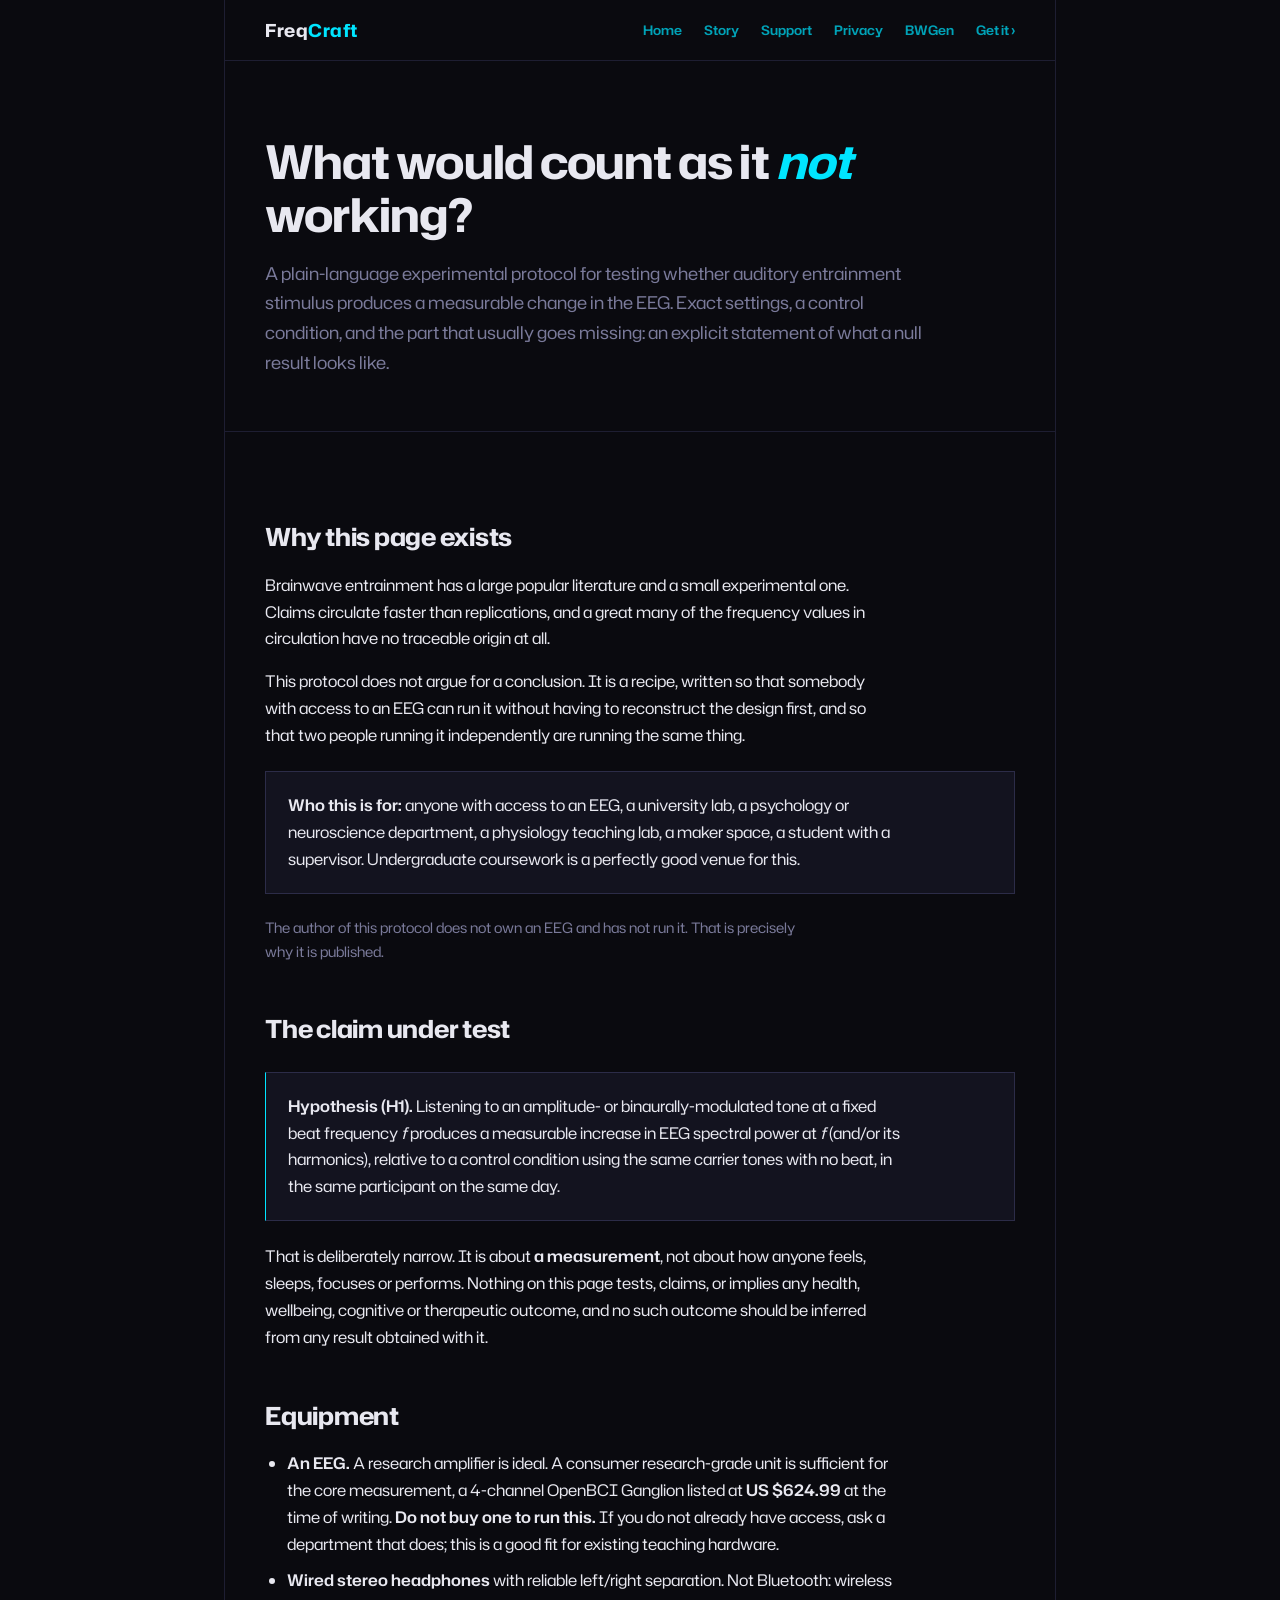
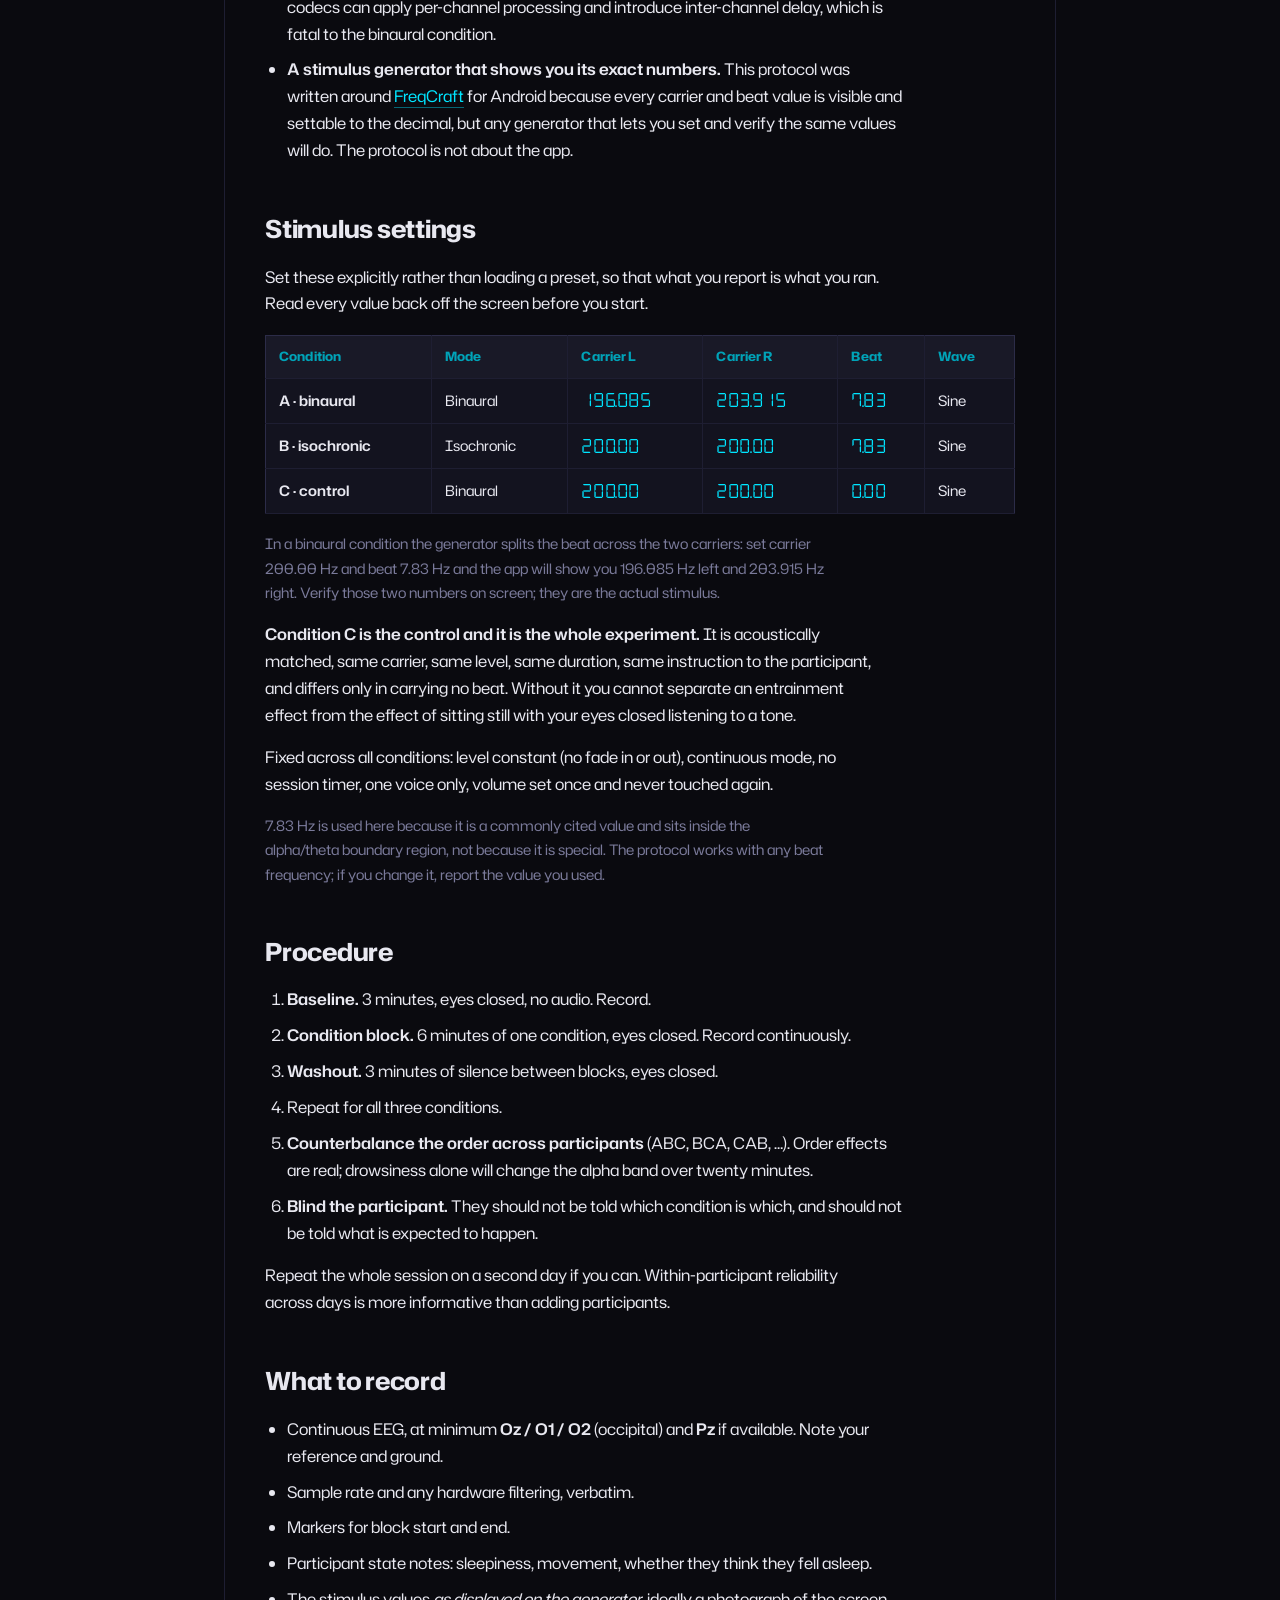
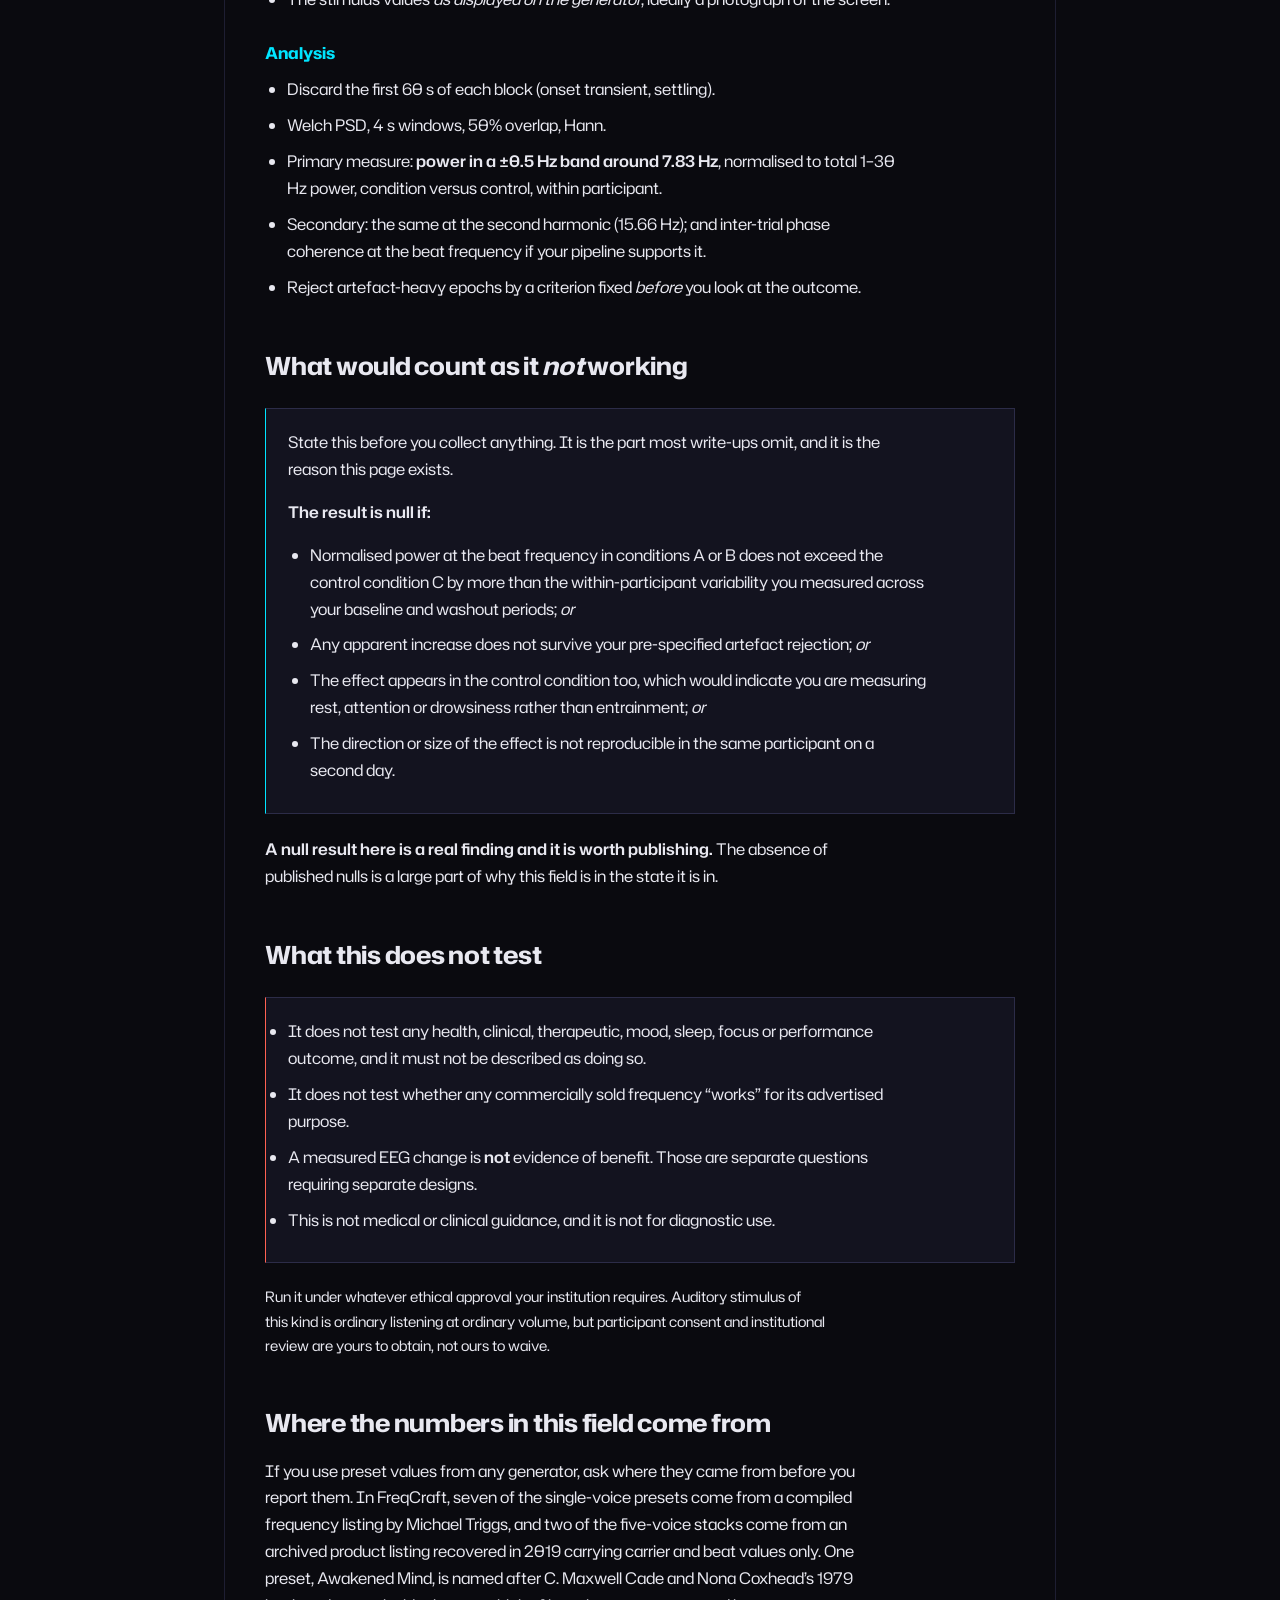
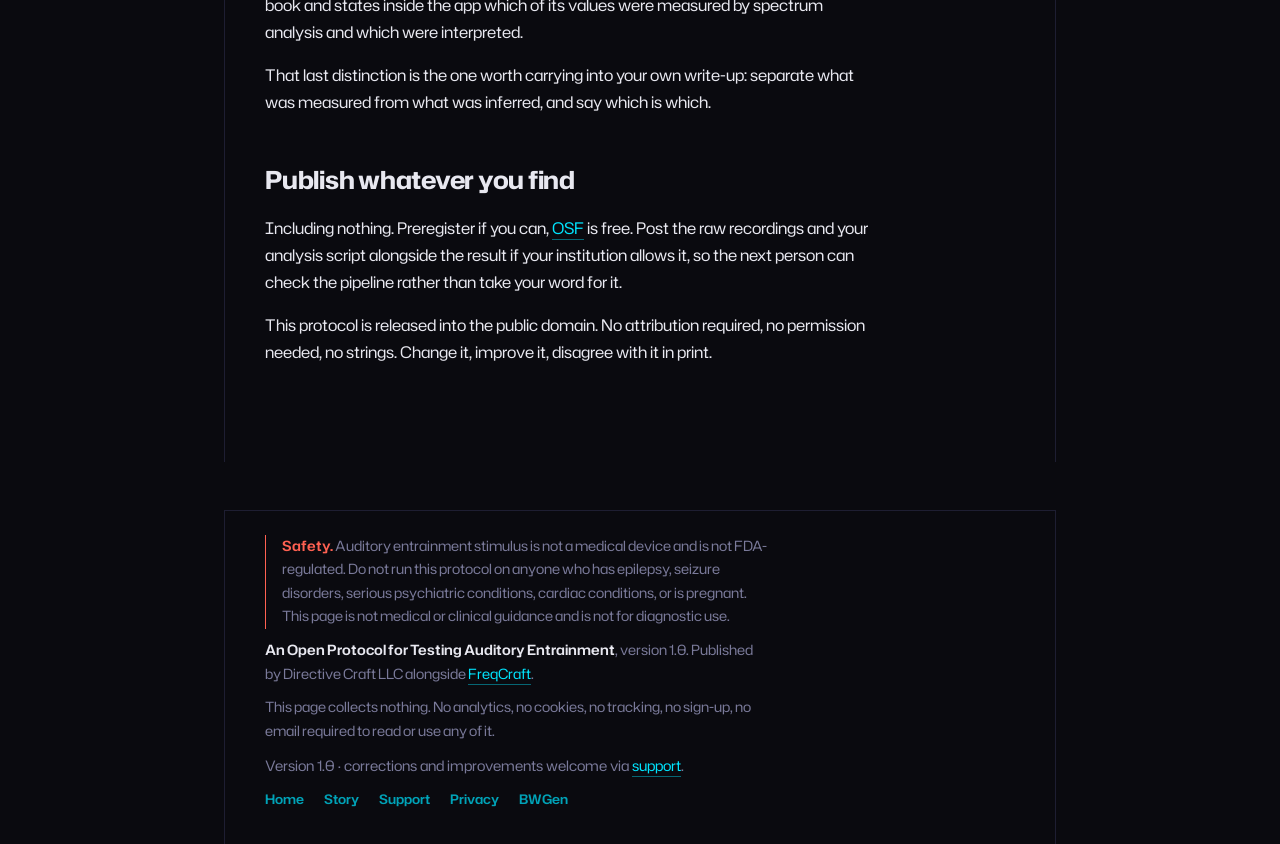
<file: protocol/index.html>
<!DOCTYPE html>
<html lang="en">
<head>
<meta charset="UTF-8" />
<meta name="viewport" content="width=device-width, initial-scale=1.0" />
<title>An Open Protocol for Testing Auditory Entrainment — FreqCraft</title>
<meta name="description" content="A free, plain-language experimental protocol for testing whether binaural and isochronic stimulus produces a measurable EEG change. Exact settings, a control condition, and explicit null criteria. Take it and run it." />
<meta property="og:type" content="article" />
<meta property="og:url" content="https://www.freqcraft.app/protocol/" />
<meta property="og:title" content="An Open Protocol for Testing Auditory Entrainment" />
<meta property="og:description" content="Exact stimulus settings, a control condition, and what would count as it NOT working. Free. Take it, run it, publish whatever you find." />
<link rel="icon" href="/favicon.ico" sizes="any" />
<link rel="icon" type="image/png" sizes="32x32" href="/assets/favicon-32.png" />
<link rel="apple-touch-icon" href="/assets/apple-touch-icon.png" />
<link rel="stylesheet" href="/assets/fonts.css" />
<style>
  *, *::before, *::after { box-sizing: border-box; margin: 0; padding: 0; }
  :root {
    --ground:#0A0A0F; --panel:#13131F; --panel-2:#191927; --rule:#1E1E32; --rule-lit:#2C2C48;
    --lit:#00E5FF; --lit-dim:#00A3B8; --ghost:#3A3A5A; --live:#00E5FF; --alert:#FF6152;
    --prose:#E8E8F0; --prose-dim:#7A7A9A;
    --seg7:'DSEG7',ui-monospace,monospace;
    --ui:'Hubot Sans',system-ui,-apple-system,'Segoe UI',Roboto,sans-serif;
    --mono:ui-monospace,'SF Mono','JetBrains Mono',Menlo,Consolas,monospace;
    --wide:52rem; --pad:clamp(18px,5vw,40px);
  }
  html { scroll-behavior:smooth; -webkit-text-size-adjust:100%; }
  body { background:var(--ground); color:var(--prose); font-family:var(--ui); font-size:16px; line-height:1.68; -webkit-font-smoothing:antialiased; overflow-x:hidden; }
  ::selection { background:var(--lit); color:#0A0A0F; }
  :focus-visible { outline:2px solid var(--live); outline-offset:2px; }
  * { scrollbar-color:var(--rule-lit) var(--ground); }
  a { color:var(--live); text-decoration:none; border-bottom:1px solid color-mix(in srgb,var(--live) 42%,transparent); }
  a:hover { border-bottom-color:var(--live); }

  .rack { max-width:var(--wide); margin:0 auto; border-left:1px solid var(--rule); border-right:1px solid var(--rule); }
  .bay { padding:clamp(24px,4vw,40px) var(--pad); }
  main.rack { padding-bottom:40px; }

  .topbar { display:flex; align-items:center; justify-content:space-between; gap:12px 24px; padding:15px var(--pad); border-bottom:1px solid var(--rule); flex-wrap:wrap; }
  .brand { display:flex; align-items:baseline; gap:12px; border:0; }
  .brand .mark { font-family:var(--ui); font-weight:700; font-size:1.12rem; letter-spacing:0.03em; color:var(--prose); }
  .brand .mark b { color:var(--lit); }
  .topnav { display:flex; gap:22px; flex-wrap:wrap; }
  .topnav a { font-family:var(--ui); font-weight:600; font-size:0.82rem; color:var(--lit-dim); border:0; }
  .topnav a:hover { color:var(--lit); }

  header.doc { border-bottom:1px solid var(--rule); padding:clamp(36px,6vw,60px) var(--pad) clamp(24px,4vw,38px); }
  .lit { font-family:var(--ui); font-weight:700; font-size:0.8rem; letter-spacing:0.14em; text-transform:uppercase; color:var(--lit); }
  h1 { font-family:var(--ui); font-size:clamp(1.9rem,5.5vw,2.9rem); font-weight:700; line-height:1.14; letter-spacing:-0.02em; color:var(--prose); margin:14px 0 18px; }
  h1 em { font-style:italic; color:var(--lit); }
  .standfirst { color:var(--prose-dim); font-size:1.1rem; max-width:56ch; }

  h2 { font-family:var(--ui); font-size:clamp(1.2rem,3vw,1.55rem); font-weight:700; letter-spacing:-0.01em; color:var(--prose); margin:44px 0 14px; }
  h3 { font-family:var(--ui); font-size:1.02rem; font-weight:700; color:var(--lit); margin:26px 0 10px; }
  p { margin-bottom:16px; max-width:56ch; color:var(--prose); }
  p.muted { color:var(--prose-dim); }
  p.small { font-size:0.9rem; }
  ul, ol { margin:0 0 16px 22px; max-width:56ch; color:var(--prose); }
  li { margin-bottom:9px; }
  li strong { color:var(--prose); font-weight:600; }
  strong { color:var(--prose); font-weight:600; }
  em { font-style:italic; }
  code { font-family:var(--mono); font-size:0.86em; color:var(--lit-dim); background:var(--panel-2); border:1px solid var(--rule-lit); padding:1px 5px; }

  .panel { background:var(--panel); border:1px solid var(--rule-lit); padding:20px 22px; margin:22px 0; }
  .panel p:last-child { margin-bottom:0; }
  .panel.key { border-left:1px solid var(--lit); }
  .panel.flag { border-left:1px solid var(--alert); }
  .panel.flag ul { margin-bottom:0; }

  .board-wrap { overflow-x:auto; margin:18px 0; }
  table { width:100%; border-collapse:collapse; font-size:0.9rem; min-width:560px; background:var(--panel); border:1px solid var(--rule-lit); }
  th, td { text-align:left; padding:10px 13px; border-bottom:1px solid var(--rule); border-right:1px solid var(--rule); }
  th:last-child, td:last-child { border-right:0; }
  thead th { font-family:var(--ui); font-weight:700; font-size:0.8rem; letter-spacing:0.01em; color:var(--lit-dim); background:var(--panel-2); }
  td.num { font-family:var(--seg7); font-size:0.86rem; color:var(--lit); font-variant-numeric:tabular-nums; letter-spacing:0.04em; white-space:nowrap; }
  td strong { color:var(--prose); }

  footer.doc { margin-top:48px; border-top:1px solid var(--rule); padding:24px var(--pad) 34px; color:var(--prose-dim); font-size:0.88rem; }
  footer.doc p { color:var(--prose-dim); margin-bottom:10px; }
  footer.doc nav { display:flex; flex-wrap:wrap; gap:10px 20px; margin-top:6px; }
  footer.doc nav a { font-family:var(--ui); font-weight:600; font-size:0.82rem; color:var(--lit-dim); border:0; }
  footer.doc nav a:hover { color:var(--lit); }

  @media (prefers-reduced-motion: reduce) { html { scroll-behavior:auto; } }
</style>
</head>
<body>

<header class="rack topbar-wrap">
  <div class="topbar">
    <a class="brand" href="/"><span class="mark">Freq<b>Craft</b></span></a>
    <nav class="topnav">
      <a href="/">Home</a>
      <a href="/story/">Story</a>
      <a href="/support/">Support</a>
      <a href="/privacy/">Privacy</a>
      <a href="/alternatives/brainwave-generator">BWGen</a>
      <a class="play" href="https://play.google.com/store/apps/details?id=com.directivecraft.freqcraft" target="_blank" rel="noopener noreferrer">Get it &rsaquo;</a>
    </nav>
  </div>
</header>

<header class="doc rack">
  <h1>What would count as it <em>not</em> working?</h1>
  <p class="standfirst">
    A plain-language experimental protocol for testing whether auditory entrainment stimulus
    produces a measurable change in the EEG. Exact settings, a control condition, and the part that
    usually goes missing: an explicit statement of what a null result looks like.
  </p>
</header>

<main class="rack">
  <section class="bay">
    <h2>Why this page exists</h2>
    <p>Brainwave entrainment has a large popular literature and a small experimental one. Claims circulate faster than replications, and a great many of the frequency values in circulation have no traceable origin at all.</p>
    <p>This protocol does not argue for a conclusion. It is a recipe, written so that somebody with access to an EEG can run it without having to reconstruct the design first, and so that two people running it independently are running the same thing.</p>
    <div class="panel">
      <p><strong>Who this is for:</strong> anyone with access to an EEG, a university lab, a psychology or neuroscience department, a physiology teaching lab, a maker space, a student with a supervisor. Undergraduate coursework is a perfectly good venue for this.</p>
    </div>
    <p class="muted small">The author of this protocol does not own an EEG and has not run it. That is precisely why it is published.</p>

    <h2>The claim under test</h2>
    <div class="panel key">
      <p><strong>Hypothesis (H1).</strong> Listening to an amplitude- or binaurally-modulated tone at a fixed beat frequency <em>f</em> produces a measurable increase in EEG spectral power at <em>f</em> (and/or its harmonics), relative to a control condition using the same carrier tones with no beat, in the same participant on the same day.</p>
    </div>
    <p>That is deliberately narrow. It is about <strong>a measurement</strong>, not about how anyone feels, sleeps, focuses or performs. Nothing on this page tests, claims, or implies any health, wellbeing, cognitive or therapeutic outcome, and no such outcome should be inferred from any result obtained with it.</p>

    <h2>Equipment</h2>
    <ul>
      <li><strong>An EEG.</strong> A research amplifier is ideal. A consumer research-grade unit is sufficient for the core measurement, a 4-channel OpenBCI Ganglion listed at <strong>US $624.99</strong> at the time of writing. <strong>Do not buy one to run this.</strong> If you do not already have access, ask a department that does; this is a good fit for existing teaching hardware.</li>
      <li><strong>Wired stereo headphones</strong> with reliable left/right separation. Not Bluetooth: wireless codecs can apply per-channel processing and introduce inter-channel delay, which is fatal to the binaural condition.</li>
      <li><strong>A stimulus generator that shows you its exact numbers.</strong> This protocol was written around <a href="https://play.google.com/store/apps/details?id=com.directivecraft.freqcraft">FreqCraft</a> for Android because every carrier and beat value is visible and settable to the decimal, but any generator that lets you set and verify the same values will do. The protocol is not about the app.</li>
    </ul>

    <h2>Stimulus settings</h2>
    <p>Set these explicitly rather than loading a preset, so that what you report is what you ran. Read every value back off the screen before you start.</p>
    <div class="board-wrap">
      <table>
        <thead><tr><th>Condition</th><th>Mode</th><th>Carrier L</th><th>Carrier R</th><th>Beat</th><th>Wave</th></tr></thead>
        <tbody>
          <tr><td><strong>A · binaural</strong></td><td>Binaural</td><td class="num">196.085</td><td class="num">203.915</td><td class="num">7.83</td><td>Sine</td></tr>
          <tr><td><strong>B · isochronic</strong></td><td>Isochronic</td><td class="num">200.00</td><td class="num">200.00</td><td class="num">7.83</td><td>Sine</td></tr>
          <tr><td><strong>C · control</strong></td><td>Binaural</td><td class="num">200.00</td><td class="num">200.00</td><td class="num">0.00</td><td>Sine</td></tr>
        </tbody>
      </table>
    </div>
    <p class="small muted">In a binaural condition the generator splits the beat across the two carriers: set carrier 200.00 Hz and beat 7.83 Hz and the app will show you 196.085 Hz left and 203.915 Hz right. Verify those two numbers on screen; they are the actual stimulus.</p>
    <p><strong>Condition C is the control and it is the whole experiment.</strong> It is acoustically matched, same carrier, same level, same duration, same instruction to the participant, and differs only in carrying no beat. Without it you cannot separate an entrainment effect from the effect of sitting still with your eyes closed listening to a tone.</p>
    <p>Fixed across all conditions: level constant (no fade in or out), continuous mode, no session timer, one voice only, volume set once and never touched again.</p>
    <p class="small muted">7.83 Hz is used here because it is a commonly cited value and sits inside the alpha/theta boundary region, not because it is special. The protocol works with any beat frequency; if you change it, report the value you used.</p>

    <h2>Procedure</h2>
    <ol>
      <li><strong>Baseline.</strong> 3 minutes, eyes closed, no audio. Record.</li>
      <li><strong>Condition block.</strong> 6 minutes of one condition, eyes closed. Record continuously.</li>
      <li><strong>Washout.</strong> 3 minutes of silence between blocks, eyes closed.</li>
      <li>Repeat for all three conditions.</li>
      <li><strong>Counterbalance the order across participants</strong> (ABC, BCA, CAB, &hellip;). Order effects are real; drowsiness alone will change the alpha band over twenty minutes.</li>
      <li><strong>Blind the participant.</strong> They should not be told which condition is which, and should not be told what is expected to happen.</li>
    </ol>
    <p>Repeat the whole session on a second day if you can. Within-participant reliability across days is more informative than adding participants.</p>

    <h2>What to record</h2>
    <ul>
      <li>Continuous EEG, at minimum <strong>Oz / O1 / O2</strong> (occipital) and <strong>Pz</strong> if available. Note your reference and ground.</li>
      <li>Sample rate and any hardware filtering, verbatim.</li>
      <li>Markers for block start and end.</li>
      <li>Participant state notes: sleepiness, movement, whether they think they fell asleep.</li>
      <li>The stimulus values <em>as displayed on the generator</em>, ideally a photograph of the screen.</li>
    </ul>

    <h3>Analysis</h3>
    <ul>
      <li>Discard the first 60 s of each block (onset transient, settling).</li>
      <li>Welch PSD, 4 s windows, 50% overlap, Hann.</li>
      <li>Primary measure: <strong>power in a &plusmn;0.5 Hz band around 7.83 Hz</strong>, normalised to total 1&ndash;30 Hz power, condition versus control, within participant.</li>
      <li>Secondary: the same at the second harmonic (15.66 Hz); and inter-trial phase coherence at the beat frequency if your pipeline supports it.</li>
      <li>Reject artefact-heavy epochs by a criterion fixed <em>before</em> you look at the outcome.</li>
    </ul>

    <h2 id="null">What would count as it <em>not</em> working</h2>
    <div class="panel key">
      <p>State this before you collect anything. It is the part most write-ups omit, and it is the reason this page exists.</p>
      <p><strong>The result is null if:</strong></p>
      <ul style="margin-bottom:0">
        <li>Normalised power at the beat frequency in conditions A or B does not exceed the control condition C by more than the within-participant variability you measured across your baseline and washout periods; <em>or</em></li>
        <li>Any apparent increase does not survive your pre-specified artefact rejection; <em>or</em></li>
        <li>The effect appears in the control condition too, which would indicate you are measuring rest, attention or drowsiness rather than entrainment; <em>or</em></li>
        <li>The direction or size of the effect is not reproducible in the same participant on a second day.</li>
      </ul>
    </div>
    <p><strong>A null result here is a real finding and it is worth publishing.</strong> The absence of published nulls is a large part of why this field is in the state it is in.</p>

    <h2>What this does not test</h2>
    <div class="panel flag">
      <ul style="margin:0">
        <li>It does not test any health, clinical, therapeutic, mood, sleep, focus or performance outcome, and it must not be described as doing so.</li>
        <li>It does not test whether any commercially sold frequency &ldquo;works&rdquo; for its advertised purpose.</li>
        <li>A measured EEG change is <strong>not</strong> evidence of benefit. Those are separate questions requiring separate designs.</li>
        <li>This is not medical or clinical guidance, and it is not for diagnostic use.</li>
      </ul>
    </div>
    <p class="small">Run it under whatever ethical approval your institution requires. Auditory stimulus of this kind is ordinary listening at ordinary volume, but participant consent and institutional review are yours to obtain, not ours to waive.</p>

    <h2>Where the numbers in this field come from</h2>
    <p>If you use preset values from any generator, ask where they came from before you report them. In FreqCraft, seven of the single-voice presets come from a compiled frequency listing by Michael Triggs, and two of the five-voice stacks come from an archived product listing recovered in 2019 carrying carrier and beat values only. One preset, Awakened Mind, is named after C. Maxwell Cade and Nona Coxhead&rsquo;s 1979 book and states inside the app which of its values were measured by spectrum analysis and which were interpreted.</p>
    <p>That last distinction is the one worth carrying into your own write-up: separate what was measured from what was inferred, and say which is which.</p>

    <h2>Publish whatever you find</h2>
    <p>Including nothing. Preregister if you can, <a href="https://osf.io/">OSF</a> is free. Post the raw recordings and your analysis script alongside the result if your institution allows it, so the next person can check the pipeline rather than take your word for it.</p>
    <p>This protocol is released into the public domain. No attribution required, no permission needed, no strings. Change it, improve it, disagree with it in print.</p>
  </section>
</main>

<footer class="doc rack">
  <p style="border-left:1px solid var(--alert); padding-left:16px;"><strong style="color:var(--alert)">Safety.</strong> Auditory entrainment stimulus is not a medical device and is not FDA-regulated. Do not run this protocol on anyone who has epilepsy, seizure disorders, serious psychiatric conditions, cardiac conditions, or is pregnant. This page is not medical or clinical guidance and is not for diagnostic use.</p>
  <p><strong>An Open Protocol for Testing Auditory Entrainment</strong>, version 1.0. Published by Directive Craft LLC alongside <a href="/">FreqCraft</a>.</p>
  <p>This page collects nothing. No analytics, no cookies, no tracking, no sign-up, no email required to read or use any of it.</p>
  <p class="small">Version 1.0 &middot; corrections and improvements welcome via <a href="/support/">support</a>.</p>
  <nav>
    <a href="/">Home</a>
    <a href="/story/">Story</a>
    <a href="/support/">Support</a>
    <a href="/privacy/">Privacy</a>
    <a href="/alternatives/brainwave-generator">BWGen</a>
  </nav>
</footer>

</body>
</html>
</file>
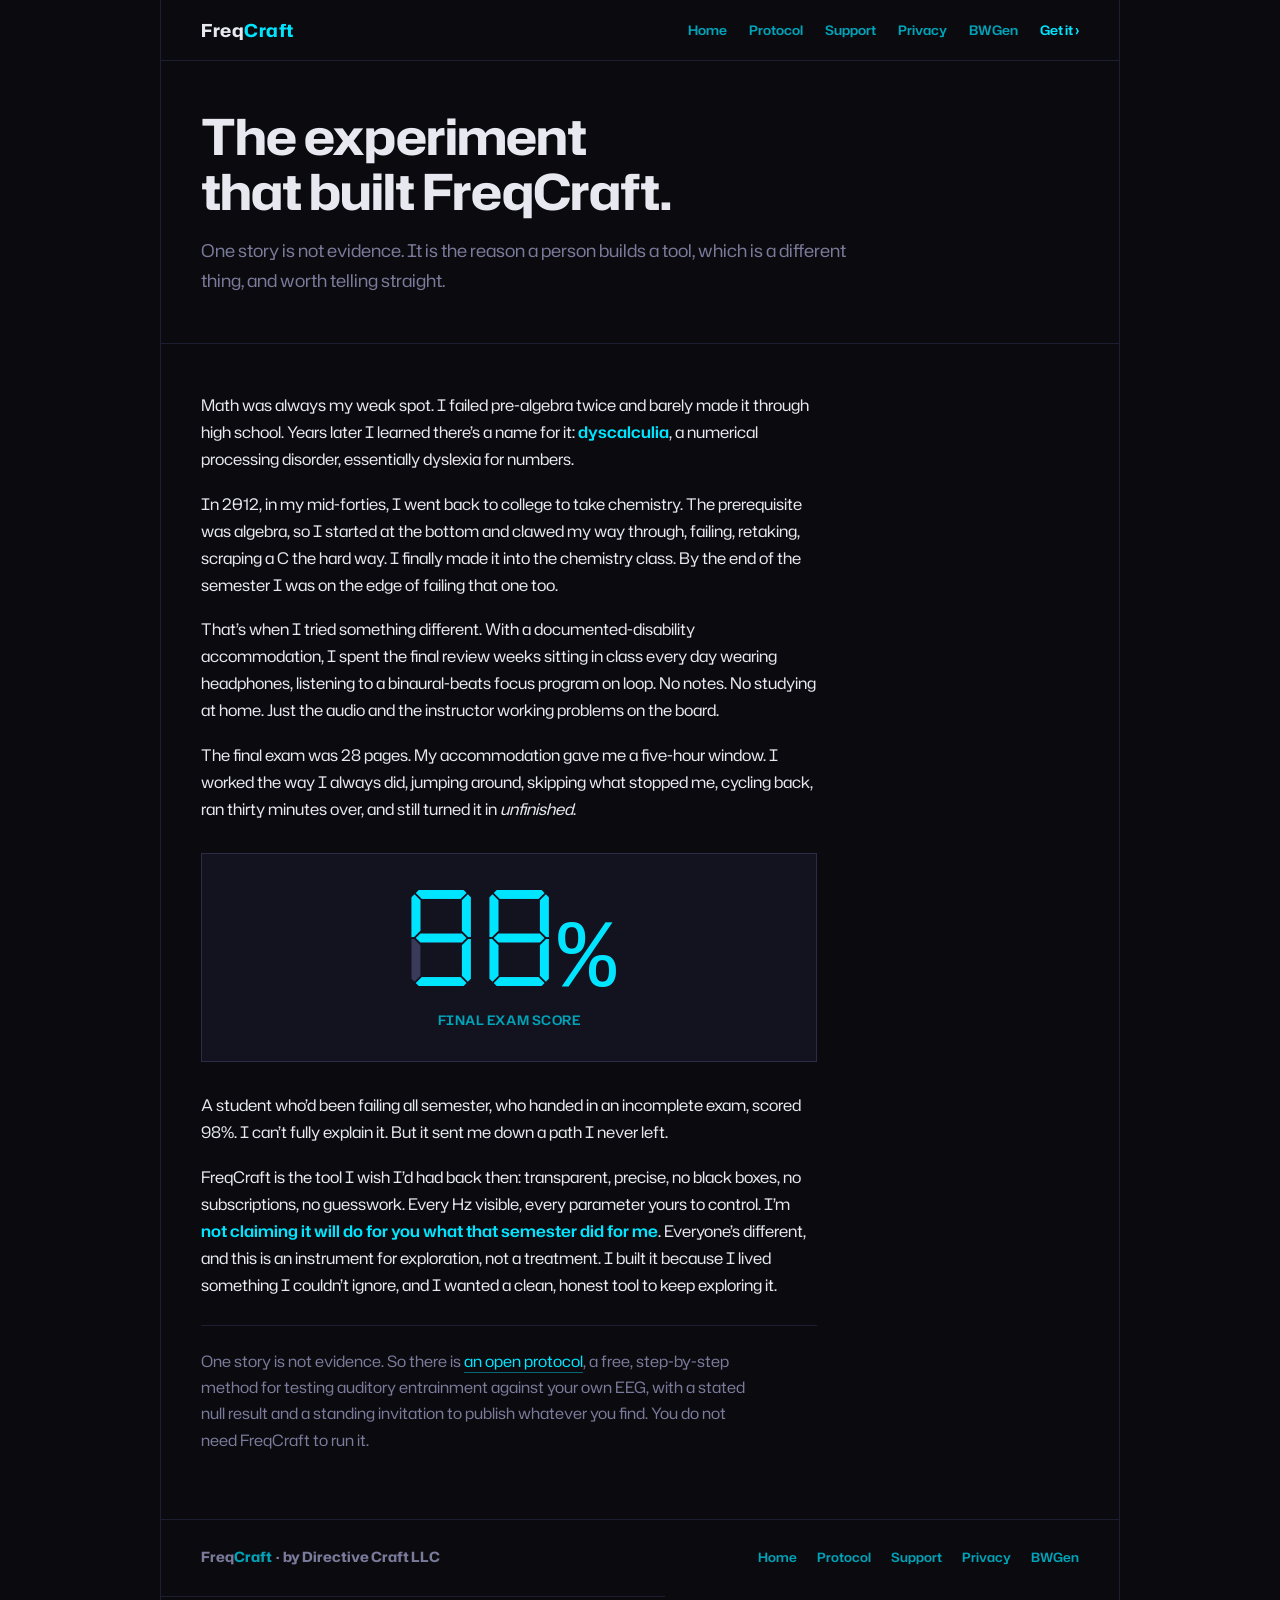
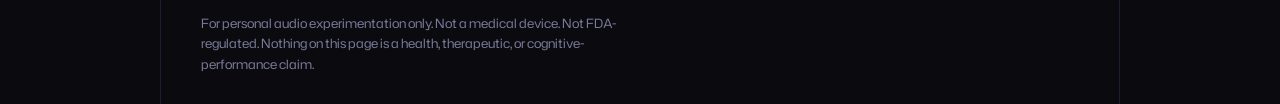
<file: story/index.html>
<!DOCTYPE html>
<html lang="en">
<head>
  <meta charset="UTF-8" />
  <meta name="viewport" content="width=device-width, initial-scale=1.0" />
  <title>The experiment that built FreqCraft</title>
  <meta name="description" content="A student who was failing chemistry spent the last weeks of the semester listening to a binaural-beats focus program on loop, and scored 98% on the final. FreqCraft is the tool that came out of it." />
  <meta property="og:type" content="article" />
  <meta property="og:url" content="https://www.freqcraft.app/story/" />
  <meta property="og:title" content="The experiment that built FreqCraft" />
  <meta property="og:description" content="A student who was failing chemistry scored 98% on the final. This is the tool that came out of it." />
  <link rel="icon" href="/favicon.ico" sizes="any" />
  <link rel="icon" type="image/png" sizes="32x32" href="/assets/favicon-32.png" />
  <link rel="apple-touch-icon" href="/assets/apple-touch-icon.png" />
  <link rel="stylesheet" href="/assets/fonts.css" />
  <style>
    *, *::before, *::after { box-sizing: border-box; margin: 0; padding: 0; }
    :root {
      --ground:#0A0A0F; --panel:#13131F; --panel-2:#191927; --rule:#1E1E32; --rule-lit:#2C2C48;
      --lit:#00E5FF; --lit-dim:#00A3B8; --ghost:#3A3A5A; --live:#00E5FF; --alert:#FF6152;
      --prose:#E8E8F0; --prose-dim:#7A7A9A;
      --seg7:'DSEG7',ui-monospace,monospace;
      --ui:'Hubot Sans',system-ui,-apple-system,'Segoe UI',Roboto,sans-serif;
      --wide:60rem; --pad:clamp(18px,5vw,40px);
    }
    html { scroll-behavior:smooth; -webkit-text-size-adjust:100%; }
    body { background:var(--ground); color:var(--prose); font-family:var(--ui); font-size:16px; line-height:1.68; -webkit-font-smoothing:antialiased; overflow-x:hidden; }
    ::selection { background:var(--lit); color:#0A0A0F; }
    :focus-visible { outline:2px solid var(--live); outline-offset:2px; }
    * { scrollbar-color:var(--rule-lit) var(--ground); }
    a { color:var(--live); text-decoration:none; border-bottom:1px solid color-mix(in srgb,var(--live) 42%,transparent); transition:border-color .15s; }
    a:hover { border-bottom-color:var(--live); }

    .rack { max-width:var(--wide); margin:0 auto; border-left:1px solid var(--rule); border-right:1px solid var(--rule); }
    .bay { padding:clamp(28px,5vw,48px) var(--pad); border-top:1px solid var(--rule); }
    main.rack > .bay:first-child { border-top:0; }

    .topbar { display:flex; align-items:center; justify-content:space-between; gap:12px 24px; padding:15px var(--pad); border-bottom:1px solid var(--rule); flex-wrap:wrap; }
    .brand { display:flex; align-items:baseline; gap:12px; border:0; }
    .brand .mark { font-family:var(--ui); font-weight:700; font-size:1.12rem; letter-spacing:0.03em; color:var(--prose); }
    .brand .mark b { color:var(--lit); }
    .topnav { display:flex; gap:22px; flex-wrap:wrap; }
    .topnav a { font-family:var(--ui); font-weight:600; font-size:0.82rem; color:var(--lit-dim); border:0; }
    .topnav a:hover { color:var(--lit); }
    .topnav a.play { color:var(--live); }

    .lit { font-family:var(--ui); font-weight:700; font-size:0.82rem; letter-spacing:0.14em; text-transform:uppercase; color:var(--lit); display:block; margin-bottom:18px; }
    h1 { font-family:var(--ui); font-size:clamp(2rem,5.4vw,3.1rem); font-weight:700; line-height:1.1; letter-spacing:-0.02em; color:var(--prose); margin-bottom:18px; text-wrap:balance; max-width:18ch; }
    .standfirst { color:var(--prose-dim); font-size:1.1rem; max-width:56ch; }

    article { max-width:56ch; }
    article p { margin-bottom:18px; color:var(--prose); }
    article p strong { color:var(--lit); font-weight:600; }
    article p em { font-style:italic; color:var(--prose); }

    .score { border:1px solid var(--rule-lit); background:var(--panel); text-align:center; padding:36px 20px 30px; margin:30px 0; }
    .score .n { font-family:var(--seg7); font-size:clamp(3.4rem,14vw,6rem); color:var(--lit); position:relative; display:inline-block; line-height:1; }
    .score .n::before { content:"88\0025"; position:absolute; inset:0; color:var(--ghost); z-index:0; }
    .score .n span { position:relative; z-index:1; }
    .score .cap { font-family:var(--ui); font-weight:600; font-size:0.82rem; letter-spacing:0.04em; text-transform:uppercase; color:var(--lit-dim); margin-top:16px; }

    .close { border-top:1px solid var(--rule); padding-top:22px; margin-top:26px; }
    .close p { color:var(--prose-dim); font-size:0.98rem; max-width:56ch; }

    .foot { padding:26px var(--pad); display:flex; flex-wrap:wrap; gap:16px 28px; justify-content:space-between; align-items:baseline; border-top:1px solid var(--rule); }
    .foot .fm { font-family:var(--ui); font-weight:700; font-size:0.88rem; color:var(--prose-dim); }
    .foot .fm b { color:var(--lit-dim); }
    .foot nav { display:flex; flex-wrap:wrap; gap:10px 20px; }
    .foot nav a { font-family:var(--ui); font-weight:600; font-size:0.8rem; color:var(--lit-dim); border:0; }
    .foot nav a:hover { color:var(--lit); }
    .legal { padding:16px var(--pad) 30px; border-top:1px solid var(--rule); color:var(--prose-dim); font-size:0.8rem; line-height:1.6; max-width:56ch; }

    @media (prefers-reduced-motion: reduce) { html { scroll-behavior:auto; } }
  </style>
</head>
<body>

  <header class="rack">
    <div class="topbar">
      <a class="brand" href="/"><span class="mark">Freq<b>Craft</b></span></a>
      <nav class="topnav">
        <a href="/">Home</a>
        <a href="/protocol/">Protocol</a>
        <a href="/support/">Support</a>
        <a href="/privacy/">Privacy</a>
        <a href="/alternatives/brainwave-generator">BWGen</a>
        <a class="play" href="https://play.google.com/store/apps/details?id=com.directivecraft.freqcraft" target="_blank" rel="noopener noreferrer">Get it &rsaquo;</a>
      </nav>
    </div>
  </header>

  <main class="rack">
    <section class="bay">
      
      <h1>The experiment that built FreqCraft.</h1>
      <p class="standfirst">
        One story is not evidence. It is the reason a person builds a tool, which is a
        different thing, and worth telling straight.
      </p>
    </section>

    <section class="bay">
      <article>
        <p>
          Math was always my weak spot. I failed pre-algebra twice and barely made it through
          high school. Years later I learned there&rsquo;s a name for it: <strong>dyscalculia</strong>,
          a numerical processing disorder, essentially dyslexia for numbers.
        </p>
        <p>
          In 2012, in my mid-forties, I went back to college to take chemistry. The prerequisite
          was algebra, so I started at the bottom and clawed my way through, failing, retaking,
          scraping a C the hard way. I finally made it into the chemistry class. By the end of
          the semester I was on the edge of failing that one too.
        </p>
        <p>
          That&rsquo;s when I tried something different. With a documented-disability accommodation,
          I spent the final review weeks sitting in class every day wearing headphones, listening
          to a binaural-beats focus program on loop. No notes. No studying at home. Just the audio
          and the instructor working problems on the board.
        </p>
        <p>
          The final exam was 28 pages. My accommodation gave me a five-hour window. I worked the
          way I always did, jumping around, skipping what stopped me, cycling back, ran thirty
          minutes over, and still turned it in <em>unfinished</em>.
        </p>

        <div class="score">
          <span class="n"><span>98%</span></span>
          <div class="cap">Final exam score</div>
        </div>

        <p>
          A student who&rsquo;d been failing all semester, who handed in an incomplete exam, scored
          98%. I can&rsquo;t fully explain it. But it sent me down a path I never left.
        </p>
        <p>
          FreqCraft is the tool I wish I&rsquo;d had back then: transparent, precise, no black boxes,
          no subscriptions, no guesswork. Every Hz visible, every parameter yours to control.
          I&rsquo;m <strong>not claiming it will do for you what that semester did for me</strong>.
          Everyone&rsquo;s different, and this is an instrument for exploration, not a treatment. I
          built it because I lived something I couldn&rsquo;t ignore, and I wanted a clean, honest
          tool to keep exploring it.
        </p>

        <div class="close">
          <p>
            One story is not evidence. So there is <a href="/protocol/">an open protocol</a>, a free,
            step-by-step method for testing auditory entrainment against your own EEG, with a stated
            null result and a standing invitation to publish whatever you find. You do not need
            FreqCraft to run it.
          </p>
        </div>
      </article>
    </section>
  </main>

  <footer class="rack">
    <div class="foot">
      <span class="fm">Freq<b>Craft</b> &nbsp;·&nbsp; by Directive Craft LLC</span>
      <nav>
        <a href="/">Home</a>
        <a href="/protocol/">Protocol</a>
        <a href="/support/">Support</a>
        <a href="/privacy/">Privacy</a>
        <a href="/alternatives/brainwave-generator">BWGen</a>
      </nav>
    </div>
    <p class="legal">
      For personal audio experimentation only. Not a medical device. Not FDA-regulated. Nothing on
      this page is a health, therapeutic, or cognitive-performance claim.
    </p>
  </footer>

</body>
</html>
</file>
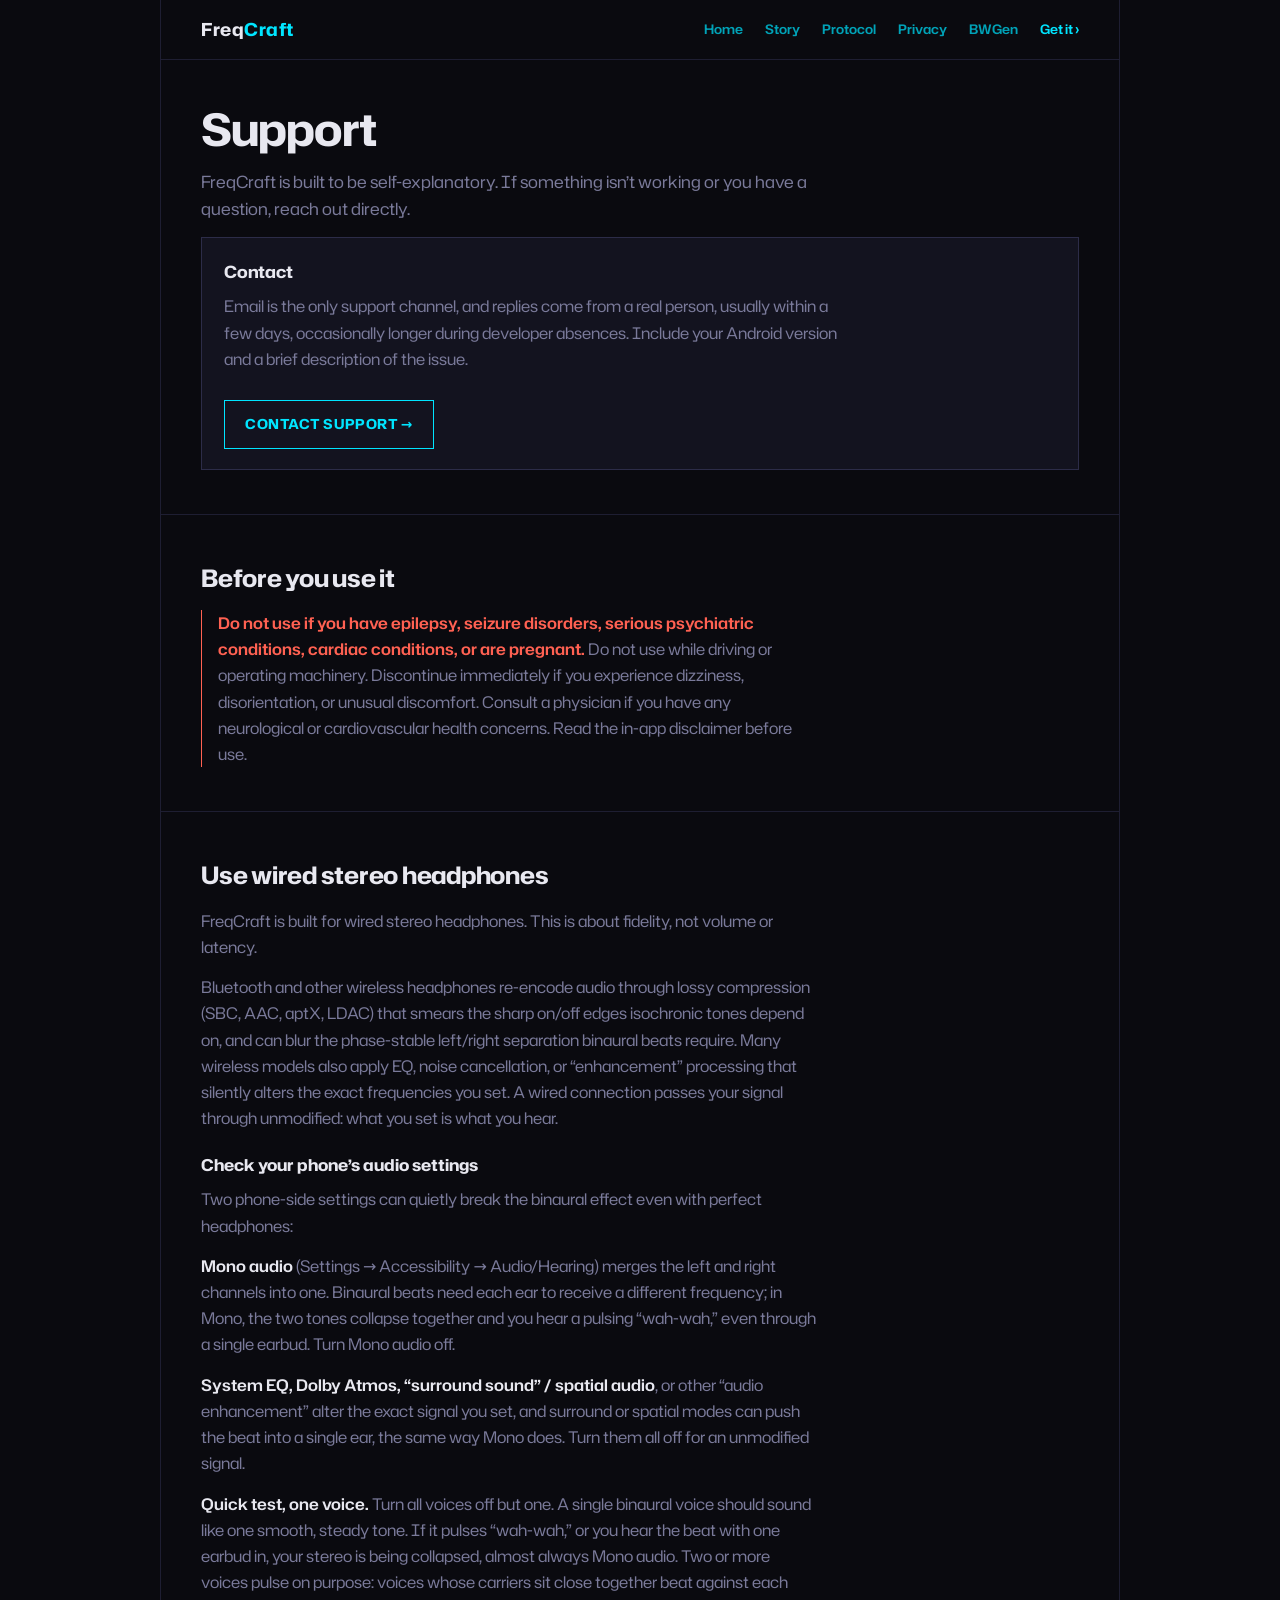
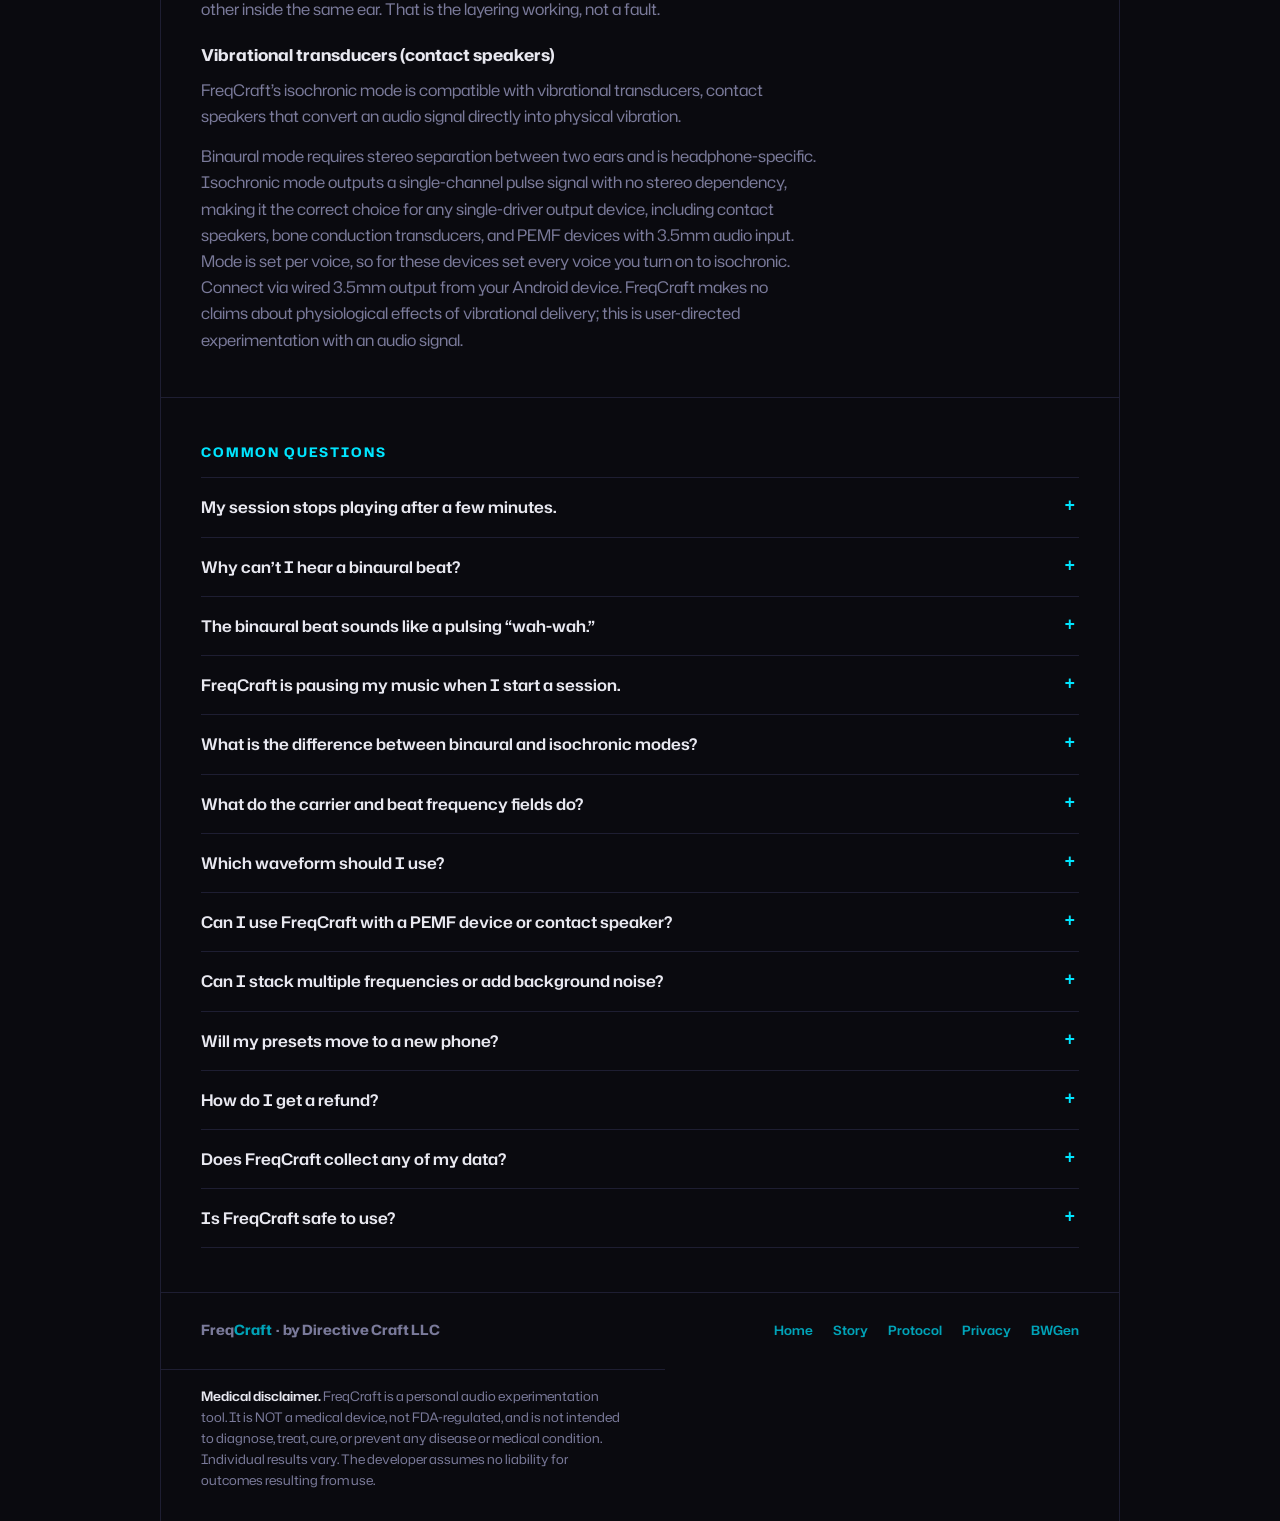
<file: support/index.html>
<!DOCTYPE html>
<html lang="en">
<head>
  <meta charset="UTF-8" />
  <meta name="viewport" content="width=device-width, initial-scale=1.0" />
  <title>Support — FreqCraft</title>
  <meta name="description" content="FreqCraft support: wired-headphone and phone audio-settings guidance, a full FAQ, and how to reach a real person by email." />
  <link rel="canonical" href="https://www.freqcraft.app/support/" />
  <link rel="icon" href="/favicon.ico" sizes="any" />
  <link rel="icon" type="image/png" sizes="32x32" href="/assets/favicon-32.png" />
  <link rel="apple-touch-icon" href="/assets/apple-touch-icon.png" />
  <link rel="stylesheet" href="/assets/fonts.css" />
  <style>
    *, *::before, *::after { box-sizing: border-box; margin: 0; padding: 0; }
    :root {
      --ground:#0A0A0F; --panel:#13131F; --panel-2:#191927; --rule:#1E1E32; --rule-lit:#2C2C48;
      --lit:#00E5FF; --lit-dim:#00A3B8; --ghost:#3A3A5A; --live:#00E5FF; --alert:#FF6152;
      --prose:#E8E8F0; --prose-dim:#7A7A9A;
      --ui:'Hubot Sans',system-ui,-apple-system,'Segoe UI',Roboto,sans-serif;
      --mono:ui-monospace,'SF Mono','JetBrains Mono',Menlo,Consolas,monospace;
      --wide:60rem; --pad:clamp(18px,5vw,40px);
    }
    html { scroll-behavior:smooth; -webkit-text-size-adjust:100%; }
    body { background:var(--ground); color:var(--prose); font-family:var(--ui); font-size:16px; line-height:1.64; -webkit-font-smoothing:antialiased; overflow-x:hidden; }
    ::selection { background:var(--lit); color:#0A0A0F; }
    :focus-visible { outline:2px solid var(--live); outline-offset:2px; }
    * { scrollbar-color:var(--rule-lit) var(--ground); }
    a { color:var(--live); text-decoration:none; border-bottom:1px solid color-mix(in srgb,var(--live) 42%,transparent); transition:border-color .15s; }
    a:hover { border-bottom-color:var(--live); }
    code { font-family:var(--mono); font-size:0.86em; color:var(--lit-dim); background:var(--panel-2); border:1px solid var(--rule-lit); padding:1px 5px; }

    .rack { max-width:var(--wide); margin:0 auto; border-left:1px solid var(--rule); border-right:1px solid var(--rule); }
    .bay { padding:clamp(26px,4.5vw,44px) var(--pad); border-top:1px solid var(--rule); }
    main.rack > .bay:first-child { border-top:0; }

    .topbar { display:flex; align-items:center; justify-content:space-between; gap:12px 24px; padding:15px var(--pad); border-bottom:1px solid var(--rule); flex-wrap:wrap; }
    .brand { display:flex; align-items:baseline; gap:12px; border:0; }
    .brand .mark { font-family:var(--ui); font-weight:700; font-size:1.12rem; letter-spacing:0.03em; color:var(--prose); }
    .brand .mark b { color:var(--lit); }
    .topnav { display:flex; gap:22px; flex-wrap:wrap; }
    .topnav a { font-family:var(--ui); font-weight:600; font-size:0.82rem; color:var(--lit-dim); border:0; }
    .topnav a:hover { color:var(--lit); }
    .topnav a.play { color:var(--live); }

    .lit { font-family:var(--ui); font-weight:700; font-size:0.82rem; letter-spacing:0.14em; text-transform:uppercase; color:var(--lit); display:block; margin-bottom:14px; }
    h1 { font-family:var(--ui); font-size:clamp(1.9rem,5vw,2.8rem); font-weight:700; line-height:1.1; letter-spacing:-0.02em; color:var(--prose); margin-bottom:14px; }
    h2 { font-family:var(--ui); font-size:clamp(1.2rem,2.8vw,1.5rem); font-weight:700; letter-spacing:-0.01em; color:var(--prose); margin-bottom:12px; }
    h3 { font-family:var(--ui); font-size:1.02rem; font-weight:700; color:var(--prose); margin:20px 0 8px; }
    .lead { color:var(--prose-dim); font-size:1.05rem; max-width:56ch; }
    p { max-width:56ch; margin-bottom:14px; color:var(--prose-dim); }
    p:last-child { margin-bottom:0; }
    p strong { color:var(--prose); font-weight:600; }
    .stop { color:var(--alert); font-weight:700; }
    .safety { border-left:1px solid var(--alert); padding-left:16px; }
    .safety strong { color:var(--alert); }

    .contact { border:1px solid var(--rule-lit); background:var(--panel); padding:20px 22px; margin-top:6px; }
    .contact h2 { font-size:1.05rem; margin-bottom:8px; }
    .cta { display:inline-flex; align-items:center; gap:9px; margin-top:14px; font-family:var(--ui); font-weight:700; font-size:0.86rem; letter-spacing:0.04em; text-transform:uppercase; color:var(--live); background:var(--panel); border:1px solid var(--live); padding:12px 20px; }
    .cta:hover { background:color-mix(in srgb,var(--live) 12%,var(--panel)); }
    .ns-mail { font-family:var(--mono); font-size:0.86rem; color:var(--prose); margin-top:12px; }

    section.blk + section.blk { border-top:1px solid var(--rule); }

    details { border-top:1px solid var(--rule); }
    details:last-of-type { border-bottom:1px solid var(--rule); }
    summary { list-style:none; cursor:pointer; padding:16px 30px 16px 0; font-family:var(--ui); font-weight:600; font-size:1rem; color:var(--prose); position:relative; }
    summary::-webkit-details-marker { display:none; }
    summary::after { content:"+"; position:absolute; right:4px; top:14px; font-family:var(--mono); color:var(--lit); font-size:1.1rem; }
    details[open] summary::after { content:"\2212"; }
    summary:hover { color:var(--lit); }
    details .a { padding:0 0 18px; }
    details .a p { color:var(--prose-dim); max-width:56ch; }

    .foot { padding:26px var(--pad); display:flex; flex-wrap:wrap; gap:16px 28px; justify-content:space-between; align-items:baseline; border-top:1px solid var(--rule); }
    .foot .fm { font-family:var(--ui); font-weight:700; font-size:0.88rem; color:var(--prose-dim); }
    .foot .fm b { color:var(--lit-dim); }
    .foot nav { display:flex; flex-wrap:wrap; gap:10px 20px; }
    .foot nav a { font-family:var(--ui); font-weight:600; font-size:0.8rem; color:var(--lit-dim); border:0; }
    .foot nav a:hover { color:var(--lit); }
    .legal { padding:16px var(--pad) 30px; border-top:1px solid var(--rule); color:var(--prose-dim); font-size:0.82rem; line-height:1.6; max-width:56ch; }
    .legal b { color:var(--prose); font-weight:600; }

    @media (prefers-reduced-motion: reduce) { html { scroll-behavior:auto; } }
  </style>
</head>
<body>

  <header class="rack">
    <div class="topbar">
      <a class="brand" href="/"><span class="mark">Freq<b>Craft</b></span></a>
      <nav class="topnav">
        <a href="/">Home</a>
        <a href="/story/">Story</a>
        <a href="/protocol/">Protocol</a>
        <a href="/privacy/">Privacy</a>
        <a href="/alternatives/brainwave-generator">BWGen</a>
        <a class="play" href="https://play.google.com/store/apps/details?id=com.directivecraft.freqcraft" target="_blank" rel="noopener noreferrer">Get it &rsaquo;</a>
      </nav>
    </div>
  </header>

  <main class="rack">
    <section class="bay">
      <h1>Support</h1>
      <p class="lead">FreqCraft is built to be self-explanatory. If something isn&rsquo;t working or you have a question, reach out directly.</p>
      <div class="contact">
        <h2>Contact</h2>
        <p>Email is the only support channel, and replies come from a real person, usually within a few days, occasionally longer during developer absences. Include your Android version and a brief description of the issue.</p>
        <a class="cta email-link" href="#">Contact support &rarr;</a>
      </div>
    </section>

    <section class="bay blk">
      <h2>Before you use it</h2>
      <p class="safety"><strong>Do not use if you have epilepsy, seizure disorders, serious psychiatric conditions, cardiac conditions, or are pregnant.</strong> Do not use while driving or operating machinery. Discontinue immediately if you experience dizziness, disorientation, or unusual discomfort. Consult a physician if you have any neurological or cardiovascular health concerns. Read the in-app disclaimer before use.</p>
    </section>

    <section class="bay blk">
      <h2>Use wired stereo headphones</h2>
      <p>FreqCraft is built for wired stereo headphones. This is about fidelity, not volume or latency.</p>
      <p>Bluetooth and other wireless headphones re-encode audio through lossy compression (SBC, AAC, aptX, LDAC) that smears the sharp on/off edges isochronic tones depend on, and can blur the phase-stable left/right separation binaural beats require. Many wireless models also apply EQ, noise cancellation, or &ldquo;enhancement&rdquo; processing that silently alters the exact frequencies you set. A wired connection passes your signal through unmodified: what you set is what you hear.</p>

      <h3>Check your phone&rsquo;s audio settings</h3>
      <p>Two phone-side settings can quietly break the binaural effect even with perfect headphones:</p>
      <p><strong>Mono audio</strong> (Settings &rarr; Accessibility &rarr; Audio/Hearing) merges the left and right channels into one. Binaural beats need each ear to receive a different frequency; in Mono, the two tones collapse together and you hear a pulsing &ldquo;wah-wah,&rdquo; even through a single earbud. Turn Mono audio off.</p>
      <p><strong>System EQ, Dolby Atmos, &ldquo;surround sound&rdquo; / spatial audio</strong>, or other &ldquo;audio enhancement&rdquo; alter the exact signal you set, and surround or spatial modes can push the beat into a single ear, the same way Mono does. Turn them all off for an unmodified signal.</p>
      <p><strong>Quick test, one voice.</strong> Turn all voices off but one. A single binaural voice should sound like one smooth, steady tone. If it pulses &ldquo;wah-wah,&rdquo; or you hear the beat with one earbud in, your stereo is being collapsed, almost always Mono audio. Two or more voices pulse on purpose: voices whose carriers sit close together beat against each other inside the same ear. That is the layering working, not a fault.</p>

      <h3>Vibrational transducers (contact speakers)</h3>
      <p>FreqCraft&rsquo;s isochronic mode is compatible with vibrational transducers, contact speakers that convert an audio signal directly into physical vibration.</p>
      <p>Binaural mode requires stereo separation between two ears and is headphone-specific. Isochronic mode outputs a single-channel pulse signal with no stereo dependency, making it the correct choice for any single-driver output device, including contact speakers, bone conduction transducers, and PEMF devices with 3.5mm audio input. Mode is set per voice, so for these devices set every voice you turn on to isochronic. Connect via wired 3.5mm output from your Android device. FreqCraft makes no claims about physiological effects of vibrational delivery; this is user-directed experimentation with an audio signal.</p>
    </section>

    <section class="bay blk">
      <h2 class="lit">Common questions</h2>

      <details>
        <summary>My session stops playing after a few minutes.</summary>
        <div class="a"><p>This is almost always your phone&rsquo;s battery optimization shutting down background audio, most common on Samsung, Xiaomi, Sony, and Huawei devices. To fix it, exclude FreqCraft from battery optimization: open your phone&rsquo;s Settings, search for &ldquo;battery&rdquo; or &ldquo;app battery usage,&rdquo; find FreqCraft, and set it to Unrestricted (some phones label this &ldquo;Don&rsquo;t optimize&rdquo;). Stock Android and Pixel devices are rarely affected. FreqCraft already runs a background audio service to keep long sessions alive; the Unrestricted setting above is only needed on the most aggressive OEMs.</p></div>
      </details>

      <details>
        <summary>Why can&rsquo;t I hear a binaural beat?</summary>
        <div class="a"><p>Binaural beats require wired stereo headphones: each ear must receive a different frequency. Speakers output the same signal to both ears, which cancels the effect. Plug in wired headphones and try again. (Bluetooth headphones can degrade the effect, see the note above. If it plays but pulses like a wah-wah, that may be normal with more than one voice, see the next question.)</p></div>
      </details>

      <details>
        <summary>The binaural beat sounds like a pulsing &ldquo;wah-wah.&rdquo;</summary>
        <div class="a"><p>First, check how many voices are on. Two or more voices whose carriers sit close together beat against each other inside the same ear, and that pulsing is the layering doing its job, not a fault. Turn all voices off but one. If a single voice still pulses, or you hear the beat with one earbud in, your phone is collapsing stereo to Mono: binaural needs a different frequency in each ear, and Mono merges them into one channel so the two tones beat audibly in a single output. Go to Settings &rarr; Accessibility &rarr; Audio/Hearing and turn Mono audio off. Also switch off any system EQ, Dolby Atmos, or &ldquo;surround sound&rdquo; / spatial audio; these remix the stereo channels the same way and can push the beat into one ear.</p></div>
      </details>

      <details>
        <summary>FreqCraft is pausing my music when I start a session.</summary>
        <div class="a"><p>This should not happen; background mixing is a core feature. If it does occur, force-stop both apps, reopen your music app first, let it begin playing, then open FreqCraft and start your session. If the issue persists, email support with your Android version and device model.</p></div>
      </details>

      <details>
        <summary>What is the difference between binaural and isochronic modes?</summary>
        <div class="a"><p><strong>Binaural:</strong> two slightly different frequencies, one in each ear. Your brain perceives the difference as a beat. Requires stereo headphones. <strong>Isochronic:</strong> a single tone that switches on and off at the target rate. Works on speakers. Both methods target the same brainwave entrainment goal; the delivery mechanism differs. Mode is set per voice, so one session can mix both; each voice chip shows a B or an I.</p></div>
      </details>

      <details>
        <summary>What do the carrier and beat frequency fields do?</summary>
        <div class="a"><p>The carrier frequency sets the pitch of the tone (e.g. 200 Hz). The beat frequency (binaural) or pulse rate (isochronic) sets the entrainment target, the brainwave frequency you are targeting (e.g. 10 Hz for alpha). Keep carrier below 1000 Hz and beat up to about 40 Hz (delta through gamma) for effective results.</p></div>
      </details>

      <details>
        <summary>Which waveform should I use?</summary>
        <div class="a"><p>Sine is the recommended default and the standard for entrainment, a single clean frequency with no added overtones. Square, sawtooth, and triangle are provided for exploration: they add harmonic overtones that can sound bright or harsh, most noticeably at higher carrier frequencies. An isochronic voice always uses a sine carrier for the cleanest pulse, so its waveform buttons are hidden; switch the voice back to binaural and your earlier choice returns. On a binaural voice every waveform stays available; sine is simply the most precise.</p></div>
      </details>

      <details>
        <summary>Can I use FreqCraft with a PEMF device or contact speaker?</summary>
        <div class="a"><p>Yes, if your device accepts a standard 3.5mm audio input. Set every voice you turn on to isochronic: it outputs a single-channel pulse signal with no stereo dependency, which is the correct choice for any single-driver transducer output. See the Vibrational transducers note above for details. FreqCraft makes no claims about PEMF efficacy or physiological effects of vibrational delivery.</p></div>
      </details>

      <details>
        <summary>Can I stack multiple frequencies or add background noise?</summary>
        <div class="a"><p>Stacking, yes: up to five simultaneous voices, each with its own carrier, beat, mode, waveform and level envelope, all in one session. Tap a voice chip to edit that voice; switch it off to drop it out. Background noise, not yet: ambient noise mixing, timed session sequencing and .wav export are coming in FreqCraft Studio for desktop, currently in development. You can run FreqCraft alongside a separate noise or ambient app in the meantime; background mixing keeps both playing.</p></div>
      </details>

      <details>
        <summary>Will my presets move to a new phone?</summary>
        <div class="a"><p>No, and that is deliberate. Android normally copies app data to your Google Drive and carries it across during a phone-to-phone transfer; the operating system does that, not the app, which is how an app with no internet permission can still end up with its data off your handset. FreqCraft opts out of both, so your presets and settings exist only on the device you made them on. The cost is real: they do not follow you to a new phone, and there is no cloud copy to restore from. Write down any preset you would not want to rebuild. A preset is a short list of numbers, carrier, beat, waveform and level per voice, so rebuilding one is quick once you have them noted.</p></div>
      </details>

      <details>
        <summary>How do I get a refund?</summary>
        <div class="a"><p>Refund requests are handled through Google Play. Open the Play Store, find your purchase, and request a refund through Google&rsquo;s standard process. Google Play&rsquo;s refund policy governs all purchases.</p></div>
      </details>

      <details>
        <summary>Does FreqCraft collect any of my data?</summary>
        <div class="a"><p>No. FreqCraft has no internet permission and cannot transmit data. All sessions, presets, and settings are stored locally on your device only. See the <a href="/privacy/">Privacy Policy</a> for the full details.</p></div>
      </details>

      <details>
        <summary>Is FreqCraft safe to use?</summary>
        <div class="a"><p>Read the in-app disclaimer before use. <span class="stop">Do not use if you have epilepsy, seizure disorders, serious psychiatric conditions, cardiac conditions, or are pregnant.</span> Do not use while driving or operating machinery. Discontinue immediately if you experience dizziness, disorientation, or unusual discomfort. Consult a physician if you have any neurological or cardiovascular health concerns.</p></div>
      </details>
    </section>
  </main>

  <footer class="rack">
    <div class="foot">
      <span class="fm">Freq<b>Craft</b> &nbsp;·&nbsp; by Directive Craft LLC</span>
      <nav>
        <a href="/">Home</a>
        <a href="/story/">Story</a>
        <a href="/protocol/">Protocol</a>
        <a href="/privacy/">Privacy</a>
        <a href="/alternatives/brainwave-generator">BWGen</a>
      </nav>
    </div>
    <p class="legal">
      <b>Medical disclaimer.</b> FreqCraft is a personal audio experimentation tool. It is NOT a
      medical device, not FDA-regulated, and is not intended to diagnose, treat, cure, or prevent
      any disease or medical condition. Individual results vary. The developer assumes no liability
      for outcomes resulting from use.
    </p>
  </footer>

<script>
  (function () {
    var addr = 'support' + '@' + 'freqcraft.app';
    document.querySelectorAll('.email-link').forEach(function (el) { el.href = 'mailto:' + addr; });
  })();
</script>

</body>
</html>
</file>
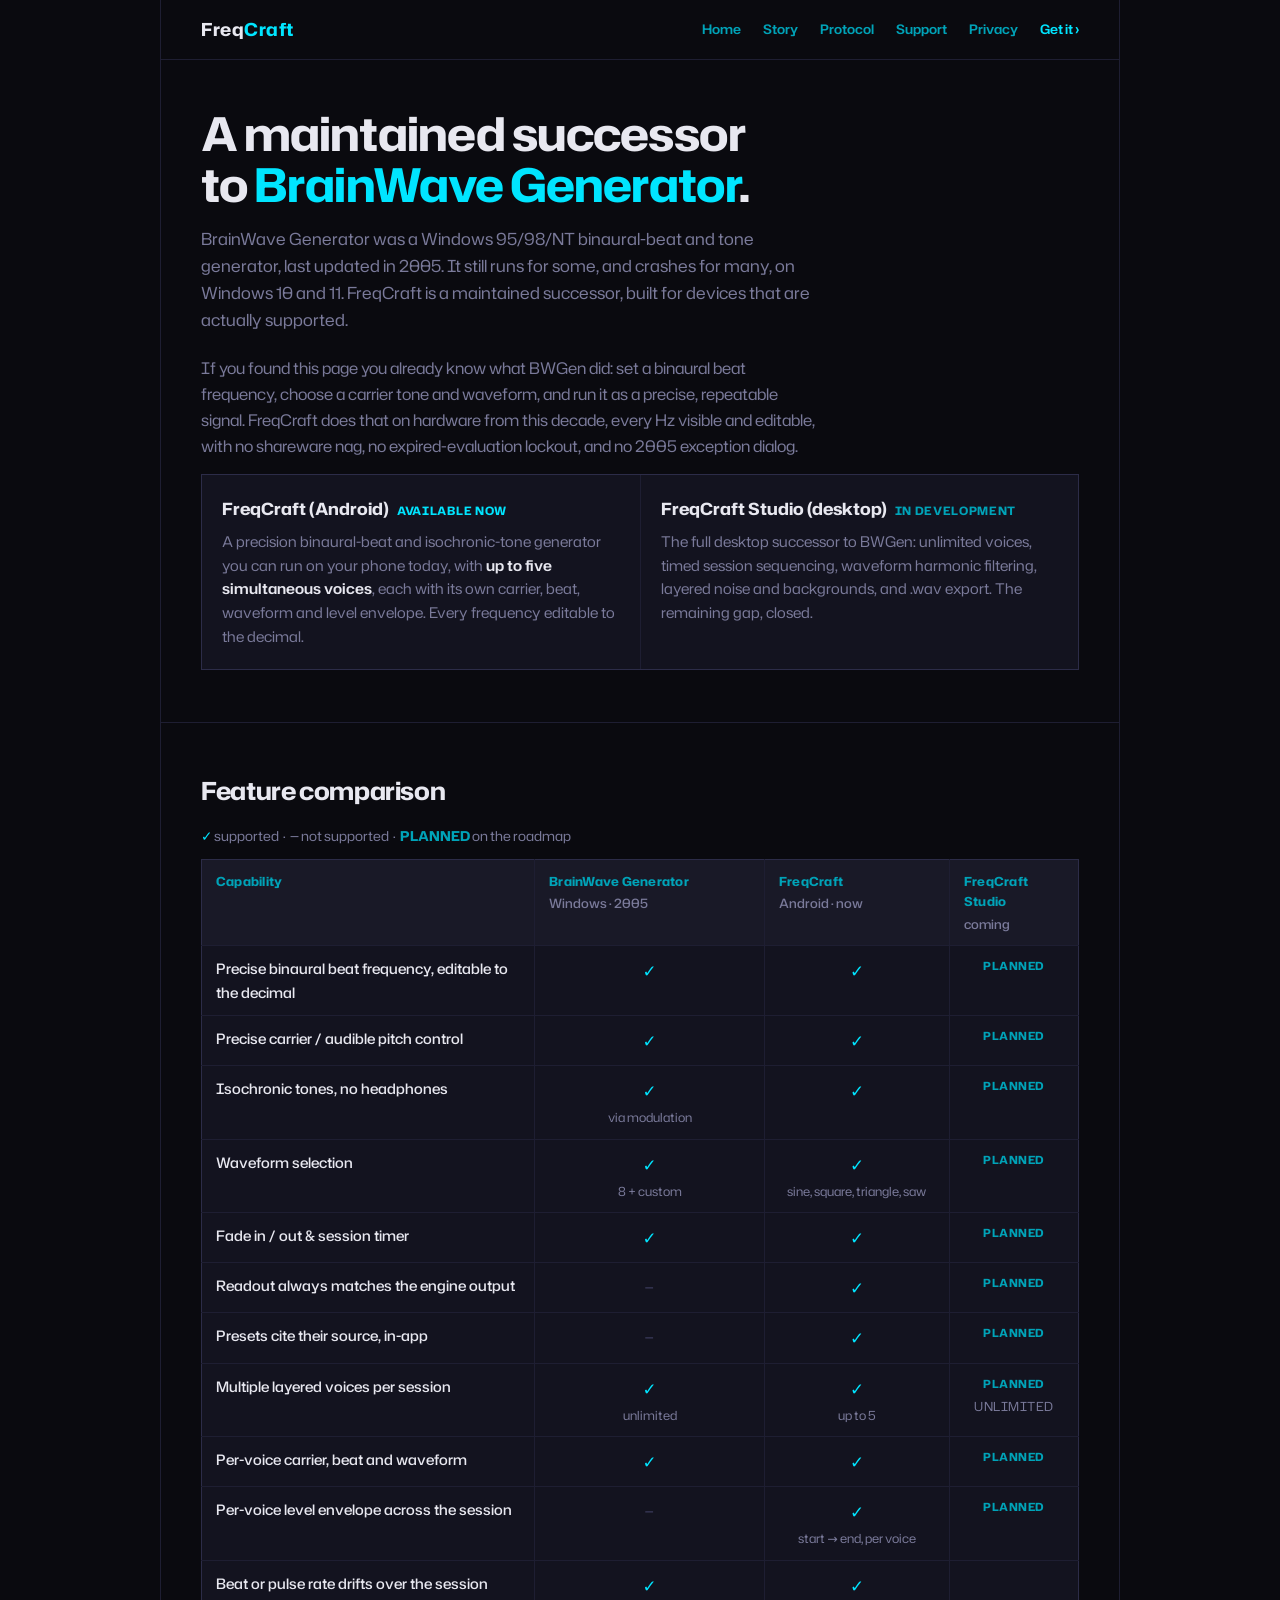
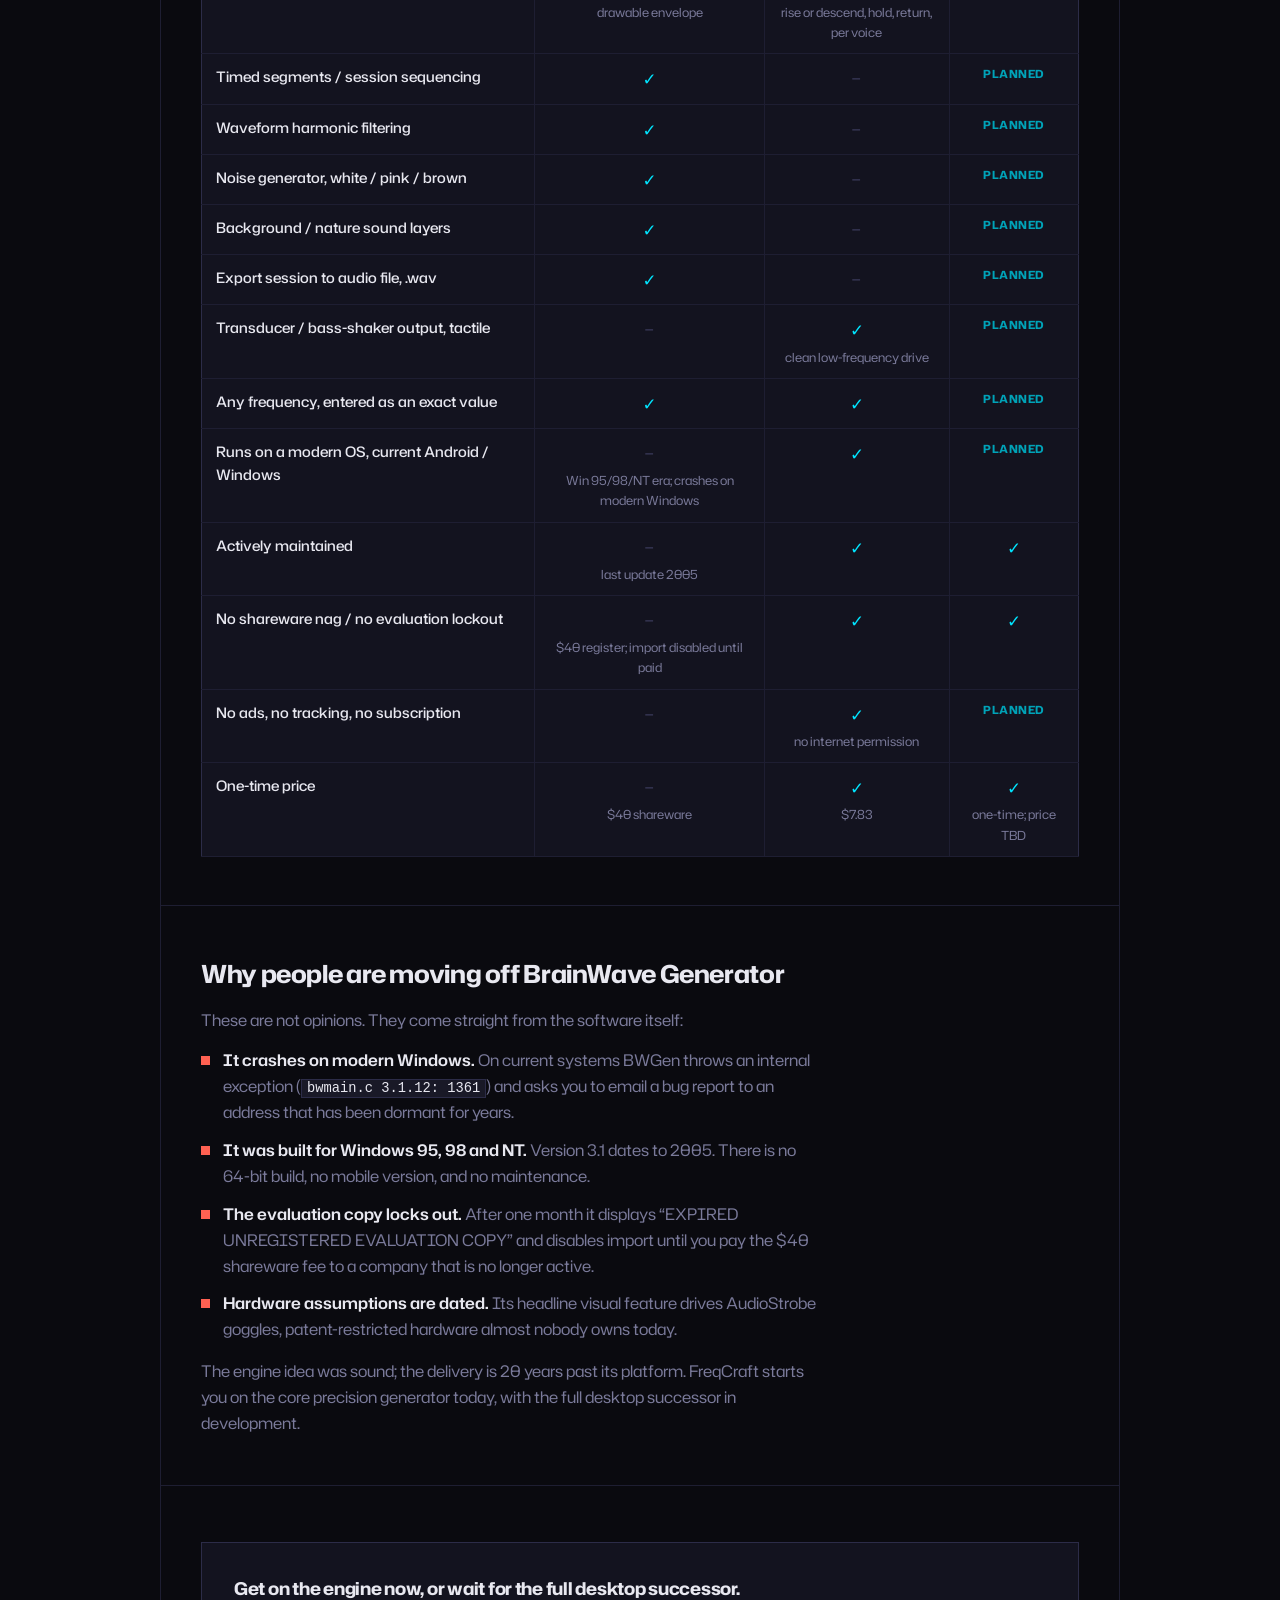
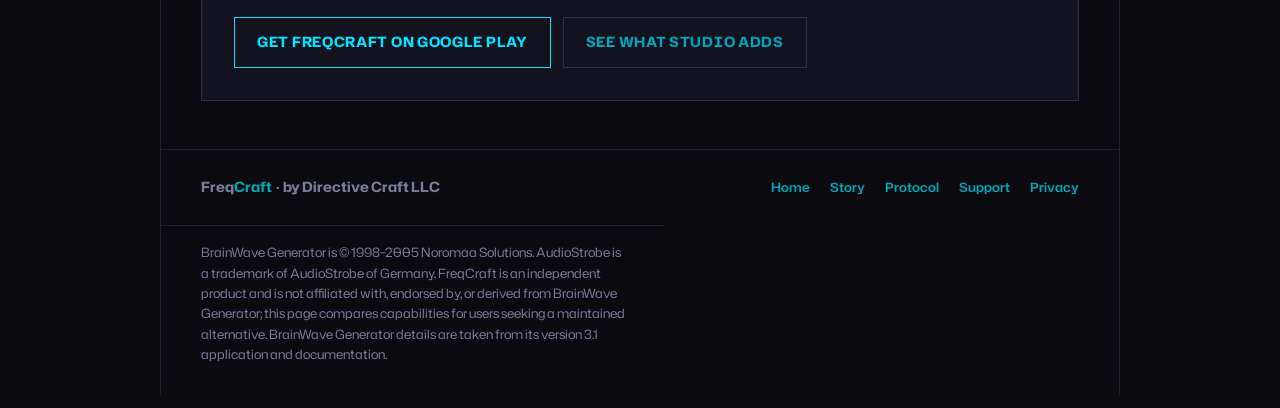
<file: alternatives/brainwave-generator/index.html>
<!DOCTYPE html>
<html lang="en">
<head>
  <meta charset="UTF-8" />
  <meta name="viewport" content="width=device-width, initial-scale=1.0" />
  <title>FreqCraft — a modern alternative to BrainWave Generator (BWGen)</title>
  <meta name="description" content="BrainWave Generator (BWGen) was a Windows tool last updated in 2005. FreqCraft is the maintained successor — up to five layered voices, binaural beats and isochronic tones, on Android." />
  <link rel="canonical" href="https://www.freqcraft.app/alternatives/brainwave-generator/" />
  <link rel="icon" href="/favicon.ico" sizes="any" />
  <link rel="icon" type="image/png" sizes="32x32" href="/assets/favicon-32.png" />
  <link rel="apple-touch-icon" href="/assets/apple-touch-icon.png" />
  <link rel="stylesheet" href="/assets/fonts.css" />
  <style>
    *, *::before, *::after { box-sizing: border-box; margin: 0; padding: 0; }
    :root {
      --ground:#0A0A0F; --panel:#13131F; --panel-2:#191927; --rule:#1E1E32; --rule-lit:#2C2C48;
      --lit:#00E5FF; --lit-dim:#00A3B8; --ghost:#3A3A5A; --live:#00E5FF; --alert:#FF6152;
      --prose:#E8E8F0; --prose-dim:#7A7A9A;
      --seg7:'DSEG7',ui-monospace,monospace; --seg14:'DSEG14',ui-monospace,monospace;
      --ui:'Hubot Sans',system-ui,-apple-system,'Segoe UI',Roboto,sans-serif;
      --mono:ui-monospace,'SF Mono','JetBrains Mono',Menlo,Consolas,monospace;
      --wide:60rem; --pad:clamp(18px,5vw,40px);
    }
    html { scroll-behavior: smooth; -webkit-text-size-adjust: 100%; }
    body { background:var(--ground); color:var(--prose); font-family:var(--ui); font-size:16px; line-height:1.62; -webkit-font-smoothing:antialiased; overflow-x:hidden; }
    ::selection { background:var(--lit); color:#0A0A0F; }
    :focus-visible { outline:2px solid var(--live); outline-offset:2px; }
    * { scrollbar-color:var(--rule-lit) var(--ground); }
    a { color:var(--live); text-decoration:none; border-bottom:1px solid color-mix(in srgb,var(--live) 42%,transparent); transition:border-color .15s; }
    a:hover { border-bottom-color:var(--live); }
    code { font-family:var(--mono); font-size:0.86em; color:var(--prose); background:var(--panel-2); border:1px solid var(--rule-lit); padding:1px 5px; }

    .rack { max-width:var(--wide); margin:0 auto; border-left:1px solid var(--rule); border-right:1px solid var(--rule); }
    .bay { padding:clamp(28px,5vw,48px) var(--pad); border-top:1px solid var(--rule); }
    main.rack > .bay:first-child { border-top:0; }
    .measure { max-width:56ch; }

    .topbar { display:flex; align-items:center; justify-content:space-between; gap:12px 24px; padding:15px var(--pad); border-bottom:1px solid var(--rule); flex-wrap:wrap; }
    .brand { display:flex; align-items:baseline; gap:12px; border:0; }
    .brand .mark { font-family:var(--ui); font-weight:700; font-size:1.12rem; letter-spacing:0.03em; color:var(--prose); }
    .brand .mark b { color:var(--lit); }
    .topnav { display:flex; gap:22px; flex-wrap:wrap; }
    .topnav a { font-family:var(--ui); font-weight:600; font-size:0.82rem; color:var(--lit-dim); border:0; }
    .topnav a:hover { color:var(--lit); }
    .topnav a.play { color:var(--live); }

    .lit { font-family:var(--ui); font-weight:700; font-size:0.82rem; letter-spacing:0.14em; text-transform:uppercase; color:var(--lit); display:block; margin-bottom:18px; }
    h1 { font-family:var(--ui); font-size:clamp(1.9rem,5vw,2.9rem); font-weight:700; line-height:1.1; letter-spacing:-0.02em; color:var(--prose); margin-bottom:16px; text-wrap:balance; max-width:20ch; }
    h1 em { font-style:normal; color:var(--lit); }
    h2 { font-family:var(--ui); font-size:clamp(1.25rem,3vw,1.55rem); font-weight:700; letter-spacing:-0.015em; color:var(--prose); margin-bottom:14px; }
    .sub { color:var(--prose-dim); font-size:1.04rem; max-width:56ch; margin-bottom:22px; }
    p { max-width:56ch; margin-bottom:14px; color:var(--prose-dim); }
    p strong { color:var(--prose); font-weight:600; }
    .bay > p:last-child { margin-bottom:0; }

    /* release cards -> panel rows */
    .rel { display:grid; grid-template-columns:1fr 1fr; gap:1px; background:var(--rule); border:1px solid var(--rule-lit); margin:8px 0 4px; }
    .rel .r { background:var(--panel); padding:20px; }
    .rel .rt { font-family:var(--ui); font-weight:700; font-size:0.72rem; letter-spacing:0.06em; text-transform:uppercase; margin-left:8px; white-space:nowrap; }
    .rel .rt.now { color:var(--live); }
    .rel .rt.soon { color:var(--lit-dim); }
    .rel .rn { font-family:var(--ui); font-weight:700; font-size:1.05rem; color:var(--prose); margin-bottom:8px; display:flex; align-items:baseline; flex-wrap:wrap; }
    .rel p { font-size:0.92rem; margin:0; max-width:52ch; }
    @media (max-width:600px) { .rel { grid-template-columns:1fr; } }

    /* comparison scoreboard */
    .legend { font-family:var(--ui); font-size:0.85rem; color:var(--prose-dim); margin-bottom:12px; max-width:56ch; }
    .board-wrap { overflow-x:auto; }
    table.board { width:100%; border-collapse:collapse; font-size:0.9rem; min-width:640px; background:var(--panel); border:1px solid var(--rule-lit); }
    .board th, .board td { text-align:left; padding:11px 14px; border-bottom:1px solid var(--rule); border-right:1px solid var(--rule); vertical-align:top; }
    .board th:last-child, .board td:last-child { border-right:0; }
    .board thead th { font-family:var(--ui); font-weight:700; font-size:0.78rem; letter-spacing:0.02em; color:var(--lit-dim); background:var(--panel-2); }
    .board thead th .yr { display:block; font-weight:500; font-size:0.8rem; color:var(--prose-dim); letter-spacing:0; text-transform:none; margin-top:2px; }
    .board td.cap { color:var(--prose); font-weight:500; }
    .board td.c { text-align:center; }
    .board .yes { color:var(--live); font-size:1.05rem; }
    .board .no { color:var(--ghost); font-size:1.05rem; }
    .board td.plan { color:var(--lit-dim); font-family:var(--ui); font-weight:700; font-size:0.7rem; letter-spacing:0.04em; text-transform:uppercase; }
    .board .dim { display:block; font-family:var(--ui); font-weight:400; font-size:0.78rem; color:var(--prose-dim); margin-top:3px; }

    .pain { list-style:none; margin:6px 0 0; }
    .pain li { position:relative; padding-left:22px; margin-bottom:12px; color:var(--prose-dim); max-width:56ch; }
    .pain li::before { content:""; position:absolute; left:0; top:8px; width:9px; height:9px; background:var(--alert); }
    .pain li strong { color:var(--prose); font-weight:600; }

    .cta-block { border:1px solid var(--rule-lit); background:var(--panel); padding:clamp(22px,4vw,32px); margin-top:8px; }
    .cta-block h2 { font-size:1.1rem; margin-bottom:14px; }
    .btns { display:flex; flex-wrap:wrap; gap:12px; }
    .cta { display:inline-flex; align-items:center; gap:10px; font-family:var(--ui); font-weight:700; font-size:0.88rem; letter-spacing:0.05em; text-transform:uppercase; color:var(--live); background:var(--panel); border:1px solid var(--live); padding:13px 22px; }
    .cta.ghost { color:var(--lit-dim); border-color:var(--rule-lit); }
    .cta:hover { background:color-mix(in srgb,var(--live) 12%,var(--panel)); }

    .foot { padding:26px var(--pad); display:flex; flex-wrap:wrap; gap:16px 28px; justify-content:space-between; align-items:baseline; border-top:1px solid var(--rule); }
    .foot .fm { font-family:var(--ui); font-weight:700; font-size:0.88rem; color:var(--prose-dim); }
    .foot .fm b { color:var(--lit-dim); }
    .foot nav { display:flex; flex-wrap:wrap; gap:10px 20px; }
    .foot nav a { font-family:var(--ui); font-weight:600; font-size:0.8rem; color:var(--lit-dim); border:0; }
    .foot nav a:hover { color:var(--lit); }
    .legal { padding:16px var(--pad) 30px; border-top:1px solid var(--rule); color:var(--prose-dim); font-size:0.8rem; line-height:1.6; max-width:56ch; }

    @media (prefers-reduced-motion: reduce) { html { scroll-behavior:auto; } }
  </style>
</head>
<body>

  <header class="rack">
    <div class="topbar">
      <a class="brand" href="/"><span class="mark">Freq<b>Craft</b></span></a>
      <nav class="topnav">
        <a href="/">Home</a>
        <a href="/story/">Story</a>
        <a href="/protocol/">Protocol</a>
        <a href="/support/">Support</a>
        <a href="/privacy/">Privacy</a>
        <a class="play" href="https://play.google.com/store/apps/details?id=com.directivecraft.freqcraft" target="_blank" rel="noopener noreferrer">Get it &rsaquo;</a>
      </nav>
    </div>
  </header>

  <main class="rack">
    <section class="bay">
      <h1>A maintained successor to <em>BrainWave Generator</em>.</h1>
      <p class="sub">
        BrainWave Generator was a Windows 95/98/NT binaural-beat and tone generator, last
        updated in 2005. It still runs for some, and crashes for many, on Windows 10 and 11.
        FreqCraft is a maintained successor, built for devices that are actually supported.
      </p>
      <p>
        If you found this page you already know what BWGen did: set a binaural beat frequency,
        choose a carrier tone and waveform, and run it as a precise, repeatable signal. FreqCraft
        does that on hardware from this decade, every Hz visible and editable, with no shareware
        nag, no expired-evaluation lockout, and no 2005 exception dialog.
      </p>

      <div class="rel">
        <div class="r">
          <div class="rn">FreqCraft (Android) <span class="rt now">Available now</span></div>
          <p>A precision binaural-beat and isochronic-tone generator you can run on your phone today, with <strong>up to five simultaneous voices</strong>, each with its own carrier, beat, waveform and level envelope. Every frequency editable to the decimal.</p>
        </div>
        <div class="r">
          <div class="rn">FreqCraft Studio (desktop) <span class="rt soon">In development</span></div>
          <p>The full desktop successor to BWGen: unlimited voices, timed session sequencing, waveform harmonic filtering, layered noise and backgrounds, and .wav export. The remaining gap, closed.</p>
        </div>
      </div>
    </section>

    <section class="bay">
      <h2>Feature comparison</h2>
      <p class="legend">
        <span style="color:var(--live)">&#10003;</span> supported &nbsp;·&nbsp;
        <span style="color:var(--prose-dim)">&mdash;</span> not supported &nbsp;·&nbsp;
        <span style="color:var(--lit-dim);font-weight:700">PLANNED</span> on the roadmap
      </p>
      <div class="board-wrap">
        <table class="board">
          <thead>
            <tr>
              <th style="width:38%">Capability</th>
              <th>BrainWave Generator <span class="yr">Windows · 2005</span></th>
              <th>FreqCraft <span class="yr">Android · now</span></th>
              <th>FreqCraft Studio <span class="yr">coming</span></th>
            </tr>
          </thead>
          <tbody>
            <tr><td class="cap">Precise binaural beat frequency, editable to the decimal</td><td class="c yes">&#10003;</td><td class="c yes">&#10003;</td><td class="c plan">Planned</td></tr>
            <tr><td class="cap">Precise carrier / audible pitch control</td><td class="c yes">&#10003;</td><td class="c yes">&#10003;</td><td class="c plan">Planned</td></tr>
            <tr><td class="cap">Isochronic tones, no headphones</td><td class="c yes">&#10003;<span class="dim">via modulation</span></td><td class="c yes">&#10003;</td><td class="c plan">Planned</td></tr>
            <tr><td class="cap">Waveform selection</td><td class="c yes">&#10003;<span class="dim">8 + custom</span></td><td class="c yes">&#10003;<span class="dim">sine, square, triangle, saw</span></td><td class="c plan">Planned</td></tr>
            <tr><td class="cap">Fade in / out &amp; session timer</td><td class="c yes">&#10003;</td><td class="c yes">&#10003;</td><td class="c plan">Planned</td></tr>
            <tr><td class="cap">Readout always matches the engine output</td><td class="c no">&minus;</td><td class="c yes">&#10003;</td><td class="c plan">Planned</td></tr>
            <tr><td class="cap">Presets cite their source, in-app</td><td class="c no">&minus;</td><td class="c yes">&#10003;</td><td class="c plan">Planned</td></tr>
            <tr><td class="cap">Multiple layered voices per session</td><td class="c yes">&#10003;<span class="dim">unlimited</span></td><td class="c yes">&#10003;<span class="dim">up to 5</span></td><td class="c plan">Planned<span class="dim">unlimited</span></td></tr>
            <tr><td class="cap">Per-voice carrier, beat and waveform</td><td class="c yes">&#10003;</td><td class="c yes">&#10003;</td><td class="c plan">Planned</td></tr>
            <tr><td class="cap">Per-voice level envelope across the session</td><td class="c no">&minus;</td><td class="c yes">&#10003;<span class="dim">start &rarr; end, per voice</span></td><td class="c plan">Planned</td></tr>
            <tr><td class="cap">Beat or pulse rate drifts over the session</td><td class="c yes">&#10003;<span class="dim">drawable envelope</span></td><td class="c yes">&#10003;<span class="dim">rise or descend, hold, return, per voice</span></td><td class="c"></td></tr>
            <tr><td class="cap">Timed segments / session sequencing</td><td class="c yes">&#10003;</td><td class="c no">&minus;</td><td class="c plan">Planned</td></tr>
            <tr><td class="cap">Waveform harmonic filtering</td><td class="c yes">&#10003;</td><td class="c no">&minus;</td><td class="c plan">Planned</td></tr>
            <tr><td class="cap">Noise generator, white / pink / brown</td><td class="c yes">&#10003;</td><td class="c no">&minus;</td><td class="c plan">Planned</td></tr>
            <tr><td class="cap">Background / nature sound layers</td><td class="c yes">&#10003;</td><td class="c no">&minus;</td><td class="c plan">Planned</td></tr>
            <tr><td class="cap">Export session to audio file, .wav</td><td class="c yes">&#10003;</td><td class="c no">&minus;</td><td class="c plan">Planned</td></tr>
            <tr><td class="cap">Transducer / bass-shaker output, tactile</td><td class="c no">&minus;</td><td class="c yes">&#10003;<span class="dim">clean low-frequency drive</span></td><td class="c plan">Planned</td></tr>
            <tr><td class="cap">Any frequency, entered as an exact value</td><td class="c yes">&#10003;</td><td class="c yes">&#10003;</td><td class="c plan">Planned</td></tr>
            <tr><td class="cap">Runs on a modern OS, current Android / Windows</td><td class="c no">&minus;<span class="dim">Win 95/98/NT era; crashes on modern Windows</span></td><td class="c yes">&#10003;</td><td class="c plan">Planned</td></tr>
            <tr><td class="cap">Actively maintained</td><td class="c no">&minus;<span class="dim">last update 2005</span></td><td class="c yes">&#10003;</td><td class="c yes">&#10003;</td></tr>
            <tr><td class="cap">No shareware nag / no evaluation lockout</td><td class="c no">&minus;<span class="dim">$40 register; import disabled until paid</span></td><td class="c yes">&#10003;</td><td class="c yes">&#10003;</td></tr>
            <tr><td class="cap">No ads, no tracking, no subscription</td><td class="c no">&minus;</td><td class="c yes">&#10003;<span class="dim">no internet permission</span></td><td class="c plan">Planned</td></tr>
            <tr><td class="cap">One-time price</td><td class="c no">&minus;<span class="dim">$40 shareware</span></td><td class="c yes">&#10003;<span class="dim">$7.83</span></td><td class="c yes">&#10003;<span class="dim">one-time; price TBD</span></td></tr>
          </tbody>
        </table>
      </div>
    </section>

    <section class="bay">
      <h2>Why people are moving off BrainWave Generator</h2>
      <p>These are not opinions. They come straight from the software itself:</p>
      <ul class="pain">
        <li><strong>It crashes on modern Windows.</strong> On current systems BWGen throws an internal exception (<code>bwmain.c 3.1.12: 1361</code>) and asks you to email a bug report to an address that has been dormant for years.</li>
        <li><strong>It was built for Windows 95, 98 and NT.</strong> Version 3.1 dates to 2005. There is no 64-bit build, no mobile version, and no maintenance.</li>
        <li><strong>The evaluation copy locks out.</strong> After one month it displays &ldquo;EXPIRED UNREGISTERED EVALUATION COPY&rdquo; and disables import until you pay the $40 shareware fee to a company that is no longer active.</li>
        <li><strong>Hardware assumptions are dated.</strong> Its headline visual feature drives AudioStrobe goggles, patent-restricted hardware almost nobody owns today.</li>
      </ul>
      <p style="margin-top:16px;">
        The engine idea was sound; the delivery is 20 years past its platform. FreqCraft starts you
        on the core precision generator today, with the full desktop successor in development.
      </p>
    </section>

    <section class="bay">
      <div class="cta-block">
        <h2>Get on the engine now, or wait for the full desktop successor.</h2>
        <div class="btns">
          <a class="cta" href="https://play.google.com/store/apps/details?id=com.directivecraft.freqcraft" target="_blank" rel="noopener noreferrer">Get FreqCraft on Google Play</a>
          <a class="cta ghost" href="/#studio">See what Studio adds</a>
        </div>
      </div>
    </section>
  </main>

  <footer class="rack">
    <div class="foot">
      <span class="fm">Freq<b>Craft</b> &nbsp;·&nbsp; by Directive Craft LLC</span>
      <nav>
        <a href="/">Home</a>
        <a href="/story/">Story</a>
        <a href="/protocol/">Protocol</a>
        <a href="/support/">Support</a>
        <a href="/privacy/">Privacy</a>
      </nav>
    </div>
    <p class="legal">
      BrainWave Generator is &copy; 1998&ndash;2005 Noromaa Solutions. AudioStrobe is a trademark of
      AudioStrobe of Germany. FreqCraft is an independent product and is not affiliated with,
      endorsed by, or derived from BrainWave Generator; this page compares capabilities for users
      seeking a maintained alternative. BrainWave Generator details are taken from its version 3.1
      application and documentation.
    </p>
  </footer>

</body>
</html>
</file>
<file: assets/fonts.css>
/* ── FreqCraft — Seven-Segment Panel ───────────────────────── */

/* Segment displays — DSEG (SIL OFL 1.1, keshikan/DSEG) */
@font-face { font-family:'DSEG7';  font-style:normal; font-weight:400; font-display:block; src:url(fonts/DSEG7Classic-Regular.woff2) format('woff2'); }
@font-face { font-family:'DSEG7';  font-style:normal; font-weight:700; font-display:block; src:url(fonts/DSEG7Classic-Bold.woff2) format('woff2'); }
@font-face { font-family:'DSEG14'; font-style:normal; font-weight:400; font-display:block; src:url(fonts/DSEG14Classic-Regular.woff2) format('woff2'); }
@font-face { font-family:'DSEG14'; font-style:normal; font-weight:700; font-display:block; src:url(fonts/DSEG14Classic-Bold.woff2) format('woff2'); }

/* Prose / UI — Hubot Sans (SIL OFL 1.1, GitHub) */
@font-face {
  font-family:'Hubot Sans';
  font-style:normal;
  font-weight:400 700;
  font-display:swap;
  src:url(fonts/HubotSans-var.woff2) format('woff2');
  unicode-range:U+0000-00FF, U+0131, U+0152-0153, U+02BB-02BC, U+02C6, U+02DA, U+02DC, U+0304, U+0308, U+0329, U+2000-206F, U+20AC, U+2122, U+2191, U+2193, U+2212, U+2215, U+FEFF, U+FFFD;
}

/* Monospace for /protocol code: system stack, no download. */
</file>
